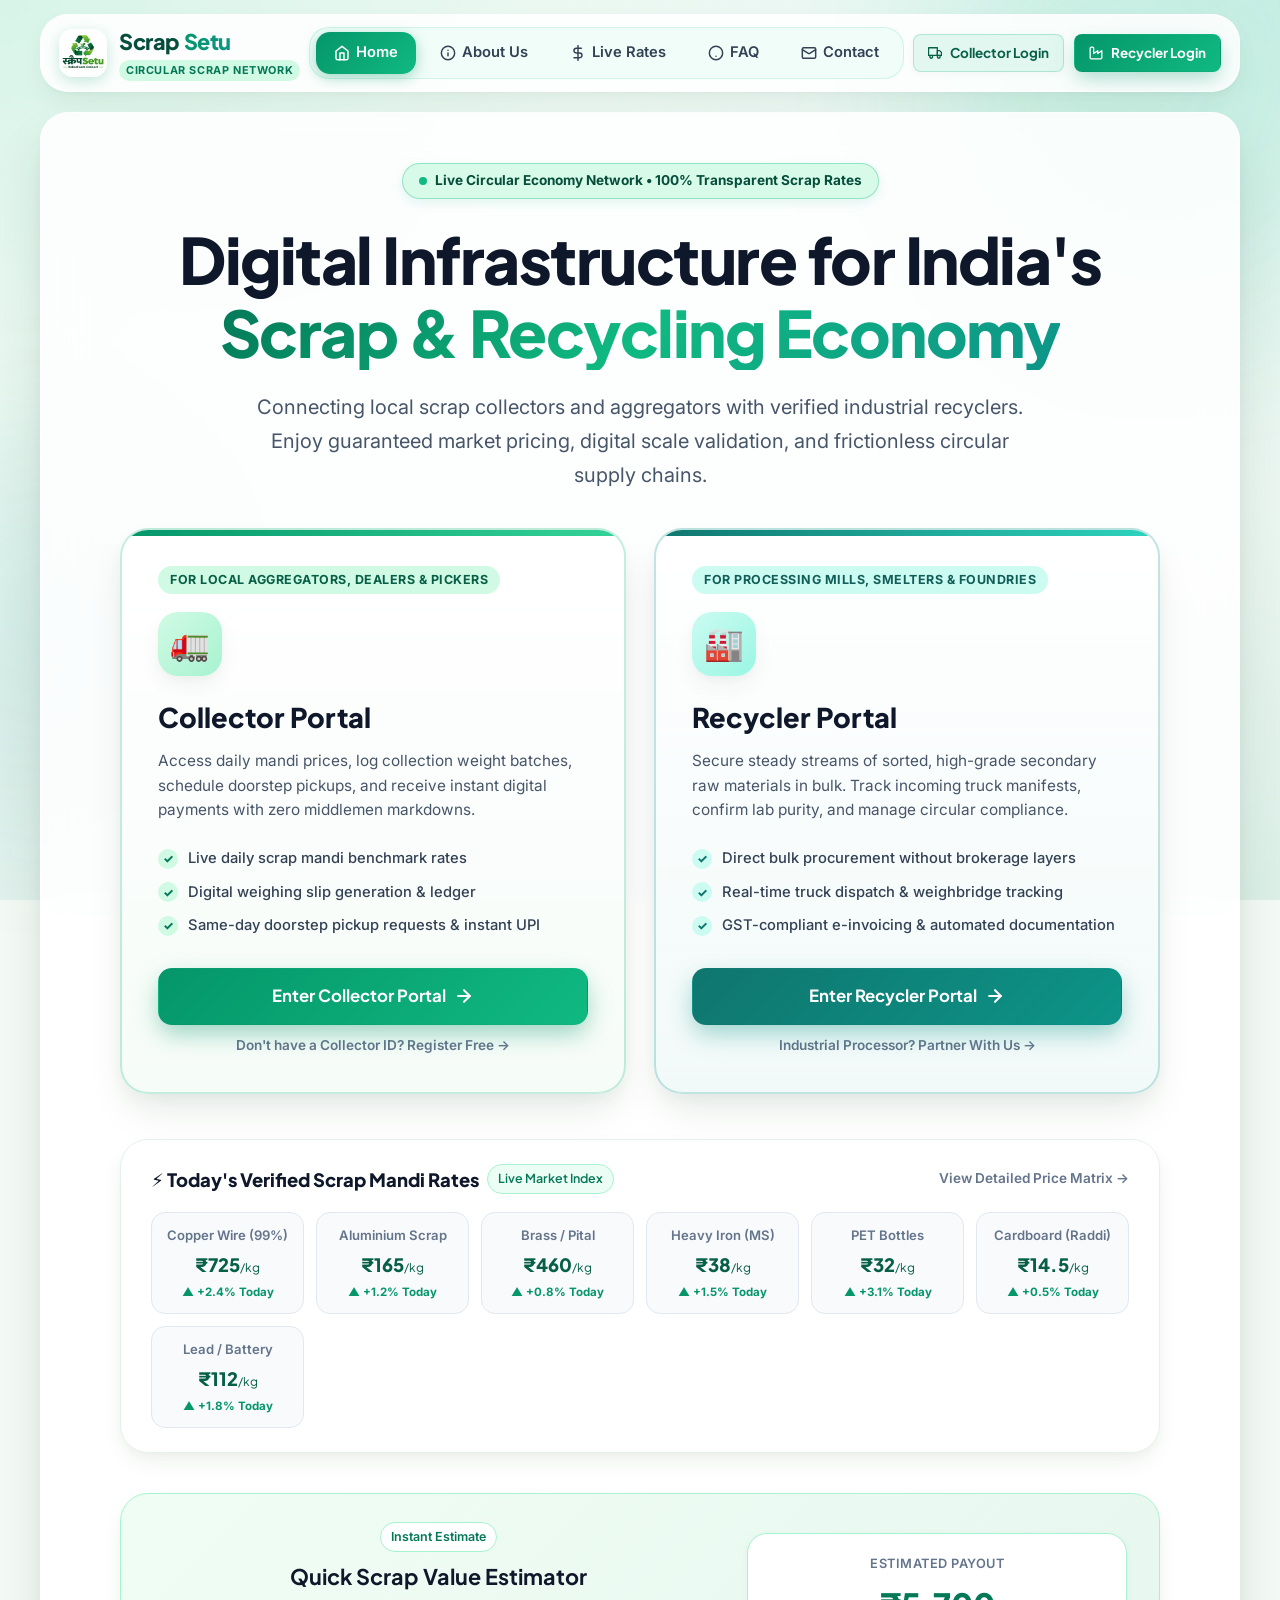
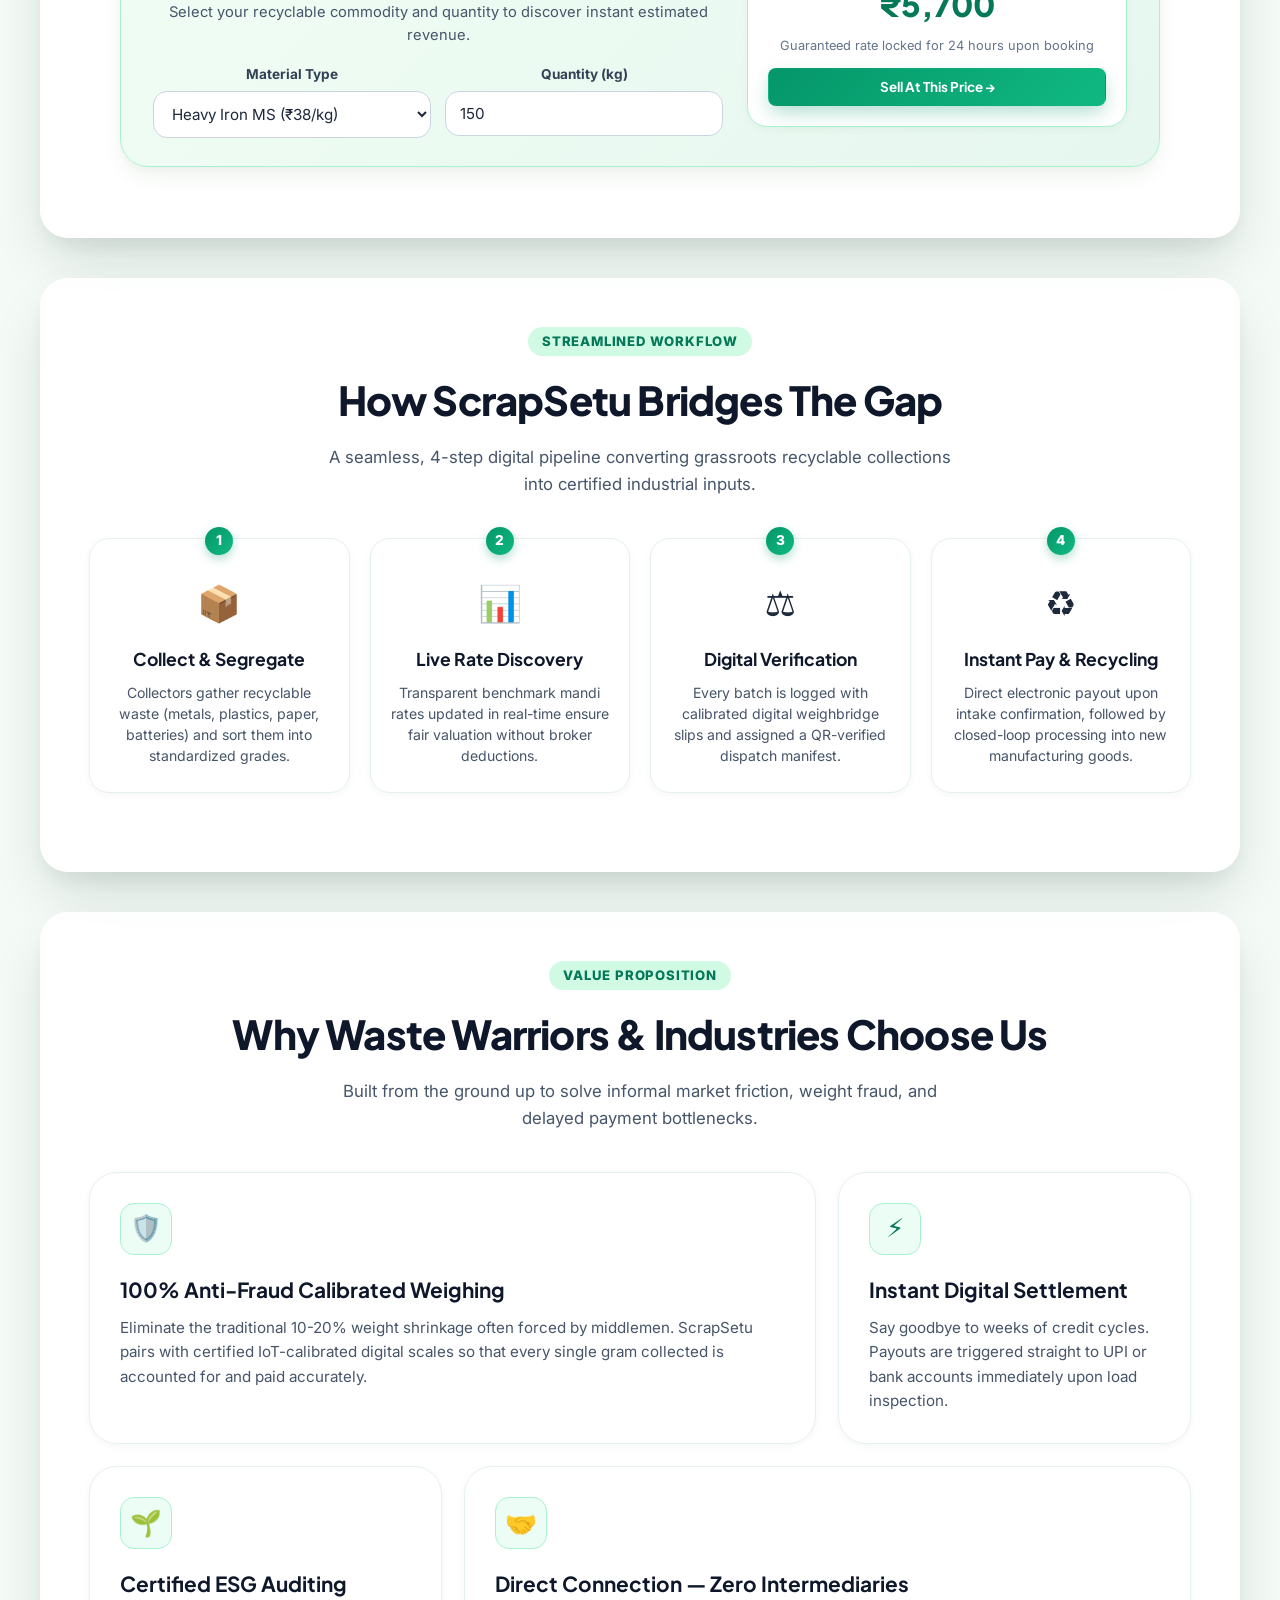
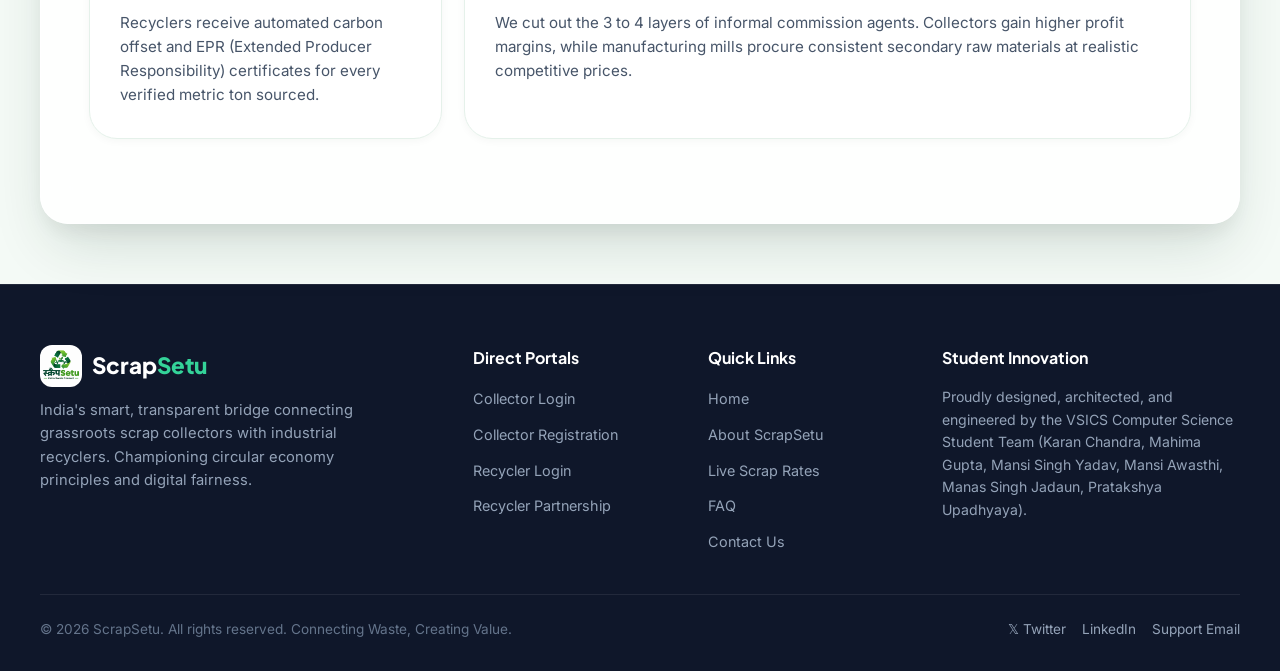
<file: index.html>
<!DOCTYPE html>
<html lang="en">

<head>
    <meta charset="UTF-8">
    <meta name="viewport" content="width=device-width, initial-scale=1.0">
    <title>ScrapSetu – Digital Scrap & Circular Recycling Network</title>
    <meta name="description" content="ScrapSetu connects scrap collectors and industrial recyclers on a single transparent digital platform for fair pricing, verified weighing, and circular waste management.">

    <!-- Fonts -->
    <link rel="preconnect" href="https://fonts.googleapis.com">
    <link rel="preconnect" href="https://fonts.gstatic.com" crossorigin>
    <link href="https://fonts.googleapis.com/css2?family=Plus+Jakarta+Sans:wght@400;500;600;700;800&family=Inter:wght@400;500;600;700&display=swap" rel="stylesheet">

    <!-- Stylesheet -->
    <link rel="stylesheet" href="style.css">
    <link rel="icon" type="image/jpeg" href="scrap-setu-logo.jpeg">
</head>

<body>

    <!-- Ambient Glow Effects -->
    <div class="bg-ambient-blob blob-1"></div>
    <div class="bg-ambient-blob blob-2"></div>

    <!-- ==============================
         STICKY TOP NAVBAR
    ============================== -->
    <header class="site-header">
        <nav class="navbar" aria-label="Main Navigation">
            <!-- Brand Identity -->
            <a href="#" class="brand-link" data-tab="home" title="ScrapSetu Home">
                <img src="scrap-setu-logo.jpeg" alt="ScrapSetu Logo" class="brand-logo-img">
                <div class="brand-text">
                    <span class="brand-name">Scrap<span class="accent">Setu</span></span>
                    <span class="brand-badge">Circular Scrap Network</span>
                </div>
            </a>

            <!-- Navigation Tabs -->
            <div class="nav-tabs" id="navTabs" role="tablist">
                <a href="#home" class="active" data-tab="home" role="tab" aria-selected="true">
                    <svg width="16" height="16" viewBox="0 0 24 24" fill="none" stroke="currentColor" stroke-width="2.2" stroke-linecap="round" stroke-linejoin="round"><path d="m3 9 9-7 9 7v11a2 2 0 0 1-2 2H5a2 2 0 0 1-2-2z"/><polyline points="9 22 9 12 15 12 15 22"/></svg>
                    Home
                </a>
                <a href="#about" data-tab="about" role="tab" aria-selected="false">
                    <svg width="16" height="16" viewBox="0 0 24 24" fill="none" stroke="currentColor" stroke-width="2.2" stroke-linecap="round" stroke-linejoin="round"><circle cx="12" cy="12" r="10"/><path d="M12 16v-4"/><path d="M12 8h.01"/></svg>
                    About Us
                </a>
                <a href="#rates" data-tab="rates" role="tab" aria-selected="false">
                    <svg width="16" height="16" viewBox="0 0 24 24" fill="none" stroke="currentColor" stroke-width="2.2" stroke-linecap="round" stroke-linejoin="round"><line x1="12" y1="1" x2="12" y2="23"/><path d="M17 5H9.5a3.5 3.5 0 0 0 0 7h5a3.5 3.5 0 0 1 0 7H6"/></svg>
                    Live Rates
                </a>
                <a href="#faq" data-tab="faq" role="tab" aria-selected="false">
                    <svg width="16" height="16" viewBox="0 0 24 24" fill="none" stroke="currentColor" stroke-width="2.2" stroke-linecap="round" stroke-linejoin="round"><circle cx="12" cy="12" r="10"/><path d="9.09 9a3 3 0 0 1 5.83 1c0 2-3 3-3 3"/><line x1="12" y1="17" x2="12.01" y2="17"/></svg>
                    FAQ
                </a>
                <a href="#contact" data-tab="contact" role="tab" aria-selected="false">
                    <svg width="16" height="16" viewBox="0 0 24 24" fill="none" stroke="currentColor" stroke-width="2.2" stroke-linecap="round" stroke-linejoin="round"><rect width="20" height="16" x="2" y="4" rx="2"/><path d="m22 7-8.97 5.7a1.94 1.94 0 0 1-2.06 0L2 7"/></svg>
                    Contact
                </a>
            </div>

            <!-- Header Quick Actions -->
            <div class="nav-actions">
                <a href="Collector/index.html" class="btn btn-sm btn-ghost-green" title="Open Collector Portal">
                    <svg width="14" height="14" viewBox="0 0 24 24" fill="none" stroke="currentColor" stroke-width="2.2" stroke-linecap="round" stroke-linejoin="round"><rect x="1" y="3" width="15" height="13"/><polygon points="16 8 20 8 23 11 23 16 16 16 16 8"/><circle cx="5.5" cy="18.5" r="2.5"/><circle cx="18.5" cy="18.5" r="2.5"/></svg>
                    Collector Login
                </a>
                <a href="Recycler/index.html" class="btn btn-sm btn-primary" title="Open Recycler Portal">
                    <svg width="14" height="14" viewBox="0 0 24 24" fill="none" stroke="currentColor" stroke-width="2.2" stroke-linecap="round" stroke-linejoin="round"><path d="M2 20a2 2 0 0 0 2 2h16a2 2 0 0 0 2-2V8l-7 5V8l-7 5V4a2 2 0 0 0-2-2H4a2 2 0 0 0-2 2Z"/></svg>
                    Recycler Login
                </a>
                <!-- Mobile Menu Hamburger -->
                <button class="mobile-toggle" id="mobileToggle" aria-label="Toggle navigation menu">
                    <svg width="24" height="24" viewBox="0 0 24 24" fill="none" stroke="currentColor" stroke-width="2.2" stroke-linecap="round" stroke-linejoin="round"><line x1="4" x2="20" y1="12" y2="12"/><line x1="4" x2="20" y1="6" y2="6"/><line x1="4" x2="20" y1="18" y2="18"/></svg>
                </button>
            </div>
        </nav>
    </header>


    <!-- ==============================
         TAB 1: HOME SECTION
    ============================== -->
    <main class="container">
        <section id="home" class="tab-content active hero-section" role="tabpanel">

            <!-- Hero Headline & Value Statement -->
            <div class="glass-panel hero-wrapper">
                <div class="live-network-badge">
                    <span class="pulse-dot"></span>
                    <span>Live Circular Economy Network • 100% Transparent Scrap Rates</span>
                </div>

                <h1 class="hero-title">
                    Digital Infrastructure for India's <br>
                    <span class="gradient-text">Scrap & Recycling Economy</span>
                </h1>

                <p class="hero-subtitle">
                    Connecting local scrap collectors and aggregators with verified industrial recyclers.
                    Enjoy guaranteed market pricing, digital scale validation, and frictionless circular supply chains.
                </p>

                <!-- ==============================
                     THE TWO MAIN PORTALS (CORE CTAs)
                ============================== -->
                <div class="portals-grid">

                    <!-- PORTAL 1: COLLECTOR -->
                    <div class="portal-card portal-card-collector">
                        <div>
                            <span class="portal-card-badge badge-collector">For Local Aggregators, Dealers & Pickers</span>
                            <div class="portal-header-icon icon-collector">
                                🚛
                            </div>
                            <h2 class="portal-card-title">Collector Portal</h2>
                            <p class="portal-card-desc">
                                Access daily mandi prices, log collection weight batches, schedule doorstep pickups, and receive instant digital payments with zero middlemen markdowns.
                            </p>

                            <ul class="portal-checklist">
                                <li>
                                    <span class="check-icon check-collector">✓</span>
                                    <span>Live daily scrap mandi benchmark rates</span>
                                </li>
                                <li>
                                    <span class="check-icon check-collector">✓</span>
                                    <span>Digital weighing slip generation & ledger</span>
                                </li>
                                <li>
                                    <span class="check-icon check-collector">✓</span>
                                    <span>Same-day doorstep pickup requests & instant UPI</span>
                                </li>
                            </ul>
                        </div>

                        <div class="portal-btn-group">
                            <a href="Collector/index.html" class="btn btn-portal-collector btn-shimmer" id="btnCollectorPortal">
                                <span>Enter Collector Portal</span>
                                <svg width="20" height="20" viewBox="0 0 24 24" fill="none" stroke="currentColor" stroke-width="2.5" stroke-linecap="round" stroke-linejoin="round"><line x1="5" y1="12" x2="19" y2="12"/><polyline points="12 5 19 12 12 19"/></svg>
                            </a>
                            <a href="Collector/signup.html" class="portal-sublink">
                                Don't have a Collector ID? Register Free &rarr;
                            </a>
                        </div>
                    </div>

                    <!-- PORTAL 2: RECYCLER -->
                    <div class="portal-card portal-card-recycler">
                        <div>
                            <span class="portal-card-badge badge-recycler">For Processing Mills, Smelters & Foundries</span>
                            <div class="portal-header-icon icon-recycler">
                                🏭
                            </div>
                            <h2 class="portal-card-title">Recycler Portal</h2>
                            <p class="portal-card-desc">
                                Secure steady streams of sorted, high-grade secondary raw materials in bulk. Track incoming truck manifests, confirm lab purity, and manage circular compliance.
                            </p>

                            <ul class="portal-checklist">
                                <li>
                                    <span class="check-icon check-recycler">✓</span>
                                    <span>Direct bulk procurement without brokerage layers</span>
                                </li>
                                <li>
                                    <span class="check-icon check-recycler">✓</span>
                                    <span>Real-time truck dispatch & weighbridge tracking</span>
                                </li>
                                <li>
                                    <span class="check-icon check-recycler">✓</span>
                                    <span>GST-compliant e-invoicing & automated documentation</span>
                                </li>
                            </ul>
                        </div>

                        <div class="portal-btn-group">
                            <a href="Recycler/index.html" class="btn btn-portal-recycler btn-shimmer" id="btnRecyclerPortal">
                                <span>Enter Recycler Portal</span>
                                <svg width="20" height="20" viewBox="0 0 24 24" fill="none" stroke="currentColor" stroke-width="2.5" stroke-linecap="round" stroke-linejoin="round"><line x1="5" y1="12" x2="19" y2="12"/><polyline points="12 5 19 12 12 19"/></svg>
                            </a>
                            <a href="Recycler/signup.html" class="portal-sublink">
                                Industrial Processor? Partner With Us &rarr;
                            </a>
                        </div>
                    </div>

                </div>

                <!-- LIVE RATES TICKER STRIP -->
                <div class="rates-strip">
                    <div class="rates-header">
                        <div class="rates-title">
                            <span>⚡ Today's Verified Scrap Mandi Rates</span>
                            <span class="rates-tag">Live Market Index</span>
                        </div>
                        <a href="#rates" data-tab="rates" class="portal-sublink" style="text-decoration: none; font-size: 0.85rem;">
                            View Detailed Price Matrix &rarr;
                        </a>
                    </div>

                    <div class="rates-carousel">
                        <div class="rate-chip">
                            <div class="material">Copper Wire (99%)</div>
                            <div class="price">₹725<span style="font-size: 0.75rem; font-weight: normal;">/kg</span></div>
                            <div class="trend">▲ +2.4% Today</div>
                        </div>
                        <div class="rate-chip">
                            <div class="material">Aluminium Scrap</div>
                            <div class="price">₹165<span style="font-size: 0.75rem; font-weight: normal;">/kg</span></div>
                            <div class="trend">▲ +1.2% Today</div>
                        </div>
                        <div class="rate-chip">
                            <div class="material">Brass / Pital</div>
                            <div class="price">₹460<span style="font-size: 0.75rem; font-weight: normal;">/kg</span></div>
                            <div class="trend">▲ +0.8% Today</div>
                        </div>
                        <div class="rate-chip">
                            <div class="material">Heavy Iron (MS)</div>
                            <div class="price">₹38<span style="font-size: 0.75rem; font-weight: normal;">/kg</span></div>
                            <div class="trend">▲ +1.5% Today</div>
                        </div>
                        <div class="rate-chip">
                            <div class="material">PET Bottles</div>
                            <div class="price">₹32<span style="font-size: 0.75rem; font-weight: normal;">/kg</span></div>
                            <div class="trend">▲ +3.1% Today</div>
                        </div>
                        <div class="rate-chip">
                            <div class="material">Cardboard (Raddi)</div>
                            <div class="price">₹14.5<span style="font-size: 0.75rem; font-weight: normal;">/kg</span></div>
                            <div class="trend">▲ +0.5% Today</div>
                        </div>
                        <div class="rate-chip">
                            <div class="material">Lead / Battery</div>
                            <div class="price">₹112<span style="font-size: 0.75rem; font-weight: normal;">/kg</span></div>
                            <div class="trend">▲ +1.8% Today</div>
                        </div>
                    </div>
                </div>

                <!-- INTERACTIVE SCRAP VALUE CALCULATOR -->
                <div class="calculator-card">
                    <div class="calc-grid">
                        <div>
                            <span class="rates-tag" style="background:#ffffff; margin-bottom:8px; display:inline-block;">Instant Estimate</span>
                            <h3 style="font-family: var(--font-heading); font-size: 1.35rem; color: var(--slate-900); margin-bottom: 6px;">
                                Quick Scrap Value Estimator
                            </h3>
                            <p style="font-size: 0.92rem; color: var(--slate-600); margin-bottom: 16px;">
                                Select your recyclable commodity and quantity to discover instant estimated revenue.
                            </p>

                            <div class="calc-inputs">
                                <div class="calc-field">
                                    <label for="calcMaterial">Material Type</label>
                                    <select id="calcMaterial">
                                        <option value="725">Copper Wire (₹725/kg)</option>
                                        <option value="165">Aluminium Scrap (₹165/kg)</option>
                                        <option value="460">Brass / Pital (₹460/kg)</option>
                                        <option value="38" selected>Heavy Iron MS (₹38/kg)</option>
                                        <option value="32">PET Plastic Bottles (₹32/kg)</option>
                                        <option value="14.5">Cardboard / Paper (₹14.5/kg)</option>
                                        <option value="112">Lead / Inverter Battery (₹112/kg)</option>
                                    </select>
                                </div>
                                <div class="calc-field">
                                    <label for="calcWeight">Quantity (kg)</label>
                                    <input type="number" id="calcWeight" value="150" min="1" max="100000">
                                </div>
                            </div>
                        </div>

                        <div class="calc-result-box">
                            <div class="calc-result-label">Estimated Payout</div>
                            <div class="calc-result-value" id="calcResultDisplay">₹5,700</div>
                            <p style="font-size: 0.8rem; color: var(--slate-500); margin-top: 6px; margin-bottom: 12px;">
                                Guaranteed rate locked for 24 hours upon booking
                            </p>
                            <a href="Collector/index.html" class="btn btn-sm btn-primary" style="width: 100%;">
                                Sell At This Price &rarr;
                            </a>
                        </div>
                    </div>
                </div>

            </div>


            <!-- ==============================
                 HOW IT WORKS (4 STEPS)
            ============================== -->
            <div class="glass-panel">
                <div class="section-header">
                    <span class="section-tag">Streamlined Workflow</span>
                    <h2 class="section-title">How ScrapSetu Bridges The Gap</h2>
                    <p class="section-desc">
                        A seamless, 4-step digital pipeline converting grassroots recyclable collections into certified industrial inputs.
                    </p>
                </div>

                <div class="steps-grid">
                    <div class="step-card">
                        <div class="step-number">1</div>
                        <div class="step-icon">📦</div>
                        <h3>Collect & Segregate</h3>
                        <p>Collectors gather recyclable waste (metals, plastics, paper, batteries) and sort them into standardized grades.</p>
                    </div>

                    <div class="step-card">
                        <div class="step-number">2</div>
                        <div class="step-icon">📊</div>
                        <h3>Live Rate Discovery</h3>
                        <p>Transparent benchmark mandi rates updated in real-time ensure fair valuation without broker deductions.</p>
                    </div>

                    <div class="step-card">
                        <div class="step-number">3</div>
                        <div class="step-icon">⚖️</div>
                        <h3>Digital Verification</h3>
                        <p>Every batch is logged with calibrated digital weighbridge slips and assigned a QR-verified dispatch manifest.</p>
                    </div>

                    <div class="step-card">
                        <div class="step-number">4</div>
                        <div class="step-icon">♻️</div>
                        <h3>Instant Pay & Recycling</h3>
                        <p>Direct electronic payout upon intake confirmation, followed by closed-loop processing into new manufacturing goods.</p>
                    </div>
                </div>
            </div>


            <!-- ==============================
                 WHY SCRAPSETU BENTO GRID
            ============================== -->
            <div class="glass-panel">
                <div class="section-header">
                    <span class="section-tag">Value Proposition</span>
                    <h2 class="section-title">Why Waste Warriors & Industries Choose Us</h2>
                    <p class="section-desc">
                        Built from the ground up to solve informal market friction, weight fraud, and delayed payment bottlenecks.
                    </p>
                </div>

                <div class="bento-grid">
                    <div class="bento-card bento-card-large">
                        <div class="bento-icon-box">🛡️</div>
                        <h3>100% Anti-Fraud Calibrated Weighing</h3>
                        <p>
                            Eliminate the traditional 10-20% weight shrinkage often forced by middlemen. ScrapSetu pairs with certified IoT-calibrated digital scales so that every single gram collected is accounted for and paid accurately.
                        </p>
                    </div>

                    <div class="bento-card">
                        <div class="bento-icon-box">⚡</div>
                        <h3>Instant Digital Settlement</h3>
                        <p>
                            Say goodbye to weeks of credit cycles. Payouts are triggered straight to UPI or bank accounts immediately upon load inspection.
                        </p>
                    </div>

                    <div class="bento-card">
                        <div class="bento-icon-box">🌱</div>
                        <h3>Certified ESG Auditing</h3>
                        <p>
                            Recyclers receive automated carbon offset and EPR (Extended Producer Responsibility) certificates for every verified metric ton sourced.
                        </p>
                    </div>

                    <div class="bento-card bento-card-large">
                        <div class="bento-icon-box">🤝</div>
                        <h3>Direct Connection — Zero Intermediaries</h3>
                        <p>
                            We cut out the 3 to 4 layers of informal commission agents. Collectors gain higher profit margins, while manufacturing mills procure consistent secondary raw materials at realistic competitive prices.
                        </p>
                    </div>
                </div>
            </div>

        </section>


        <!-- ==============================
             TAB 2: ABOUT US & TEAM SECTION
        ============================== -->
        <section id="about" class="tab-content" role="tabpanel">
            <div class="glass-panel">

                <div class="about-hero-grid">
                    <div class="about-text">
                        <span class="section-tag">About ScrapSetu</span>
                        <h2>Building India's Smartest Circular Waste Highway</h2>
                        <p>
                            <strong>ScrapSetu</strong> is a transformative digital ecosystem created to bridge the deep chasm between grassroots scrap collectors and modern industrial processing units.
                        </p>
                        <p>
                            For decades, India's waste management and scrap trading sector has remained heavily fragmented, opaque, and controlled by informal middlemen. ScrapSetu equips informal waste workers with technological dignity, fair real-time rates, and structured access to institutional buyers.
                        </p>
                    </div>

                    <div class="stats-grid">
                        <div class="stat-box">
                            <div class="stat-number">15,000+</div>
                            <div class="stat-label">Kilograms Recycled</div>
                        </div>
                        <div class="stat-box">
                            <div class="stat-number">99.8%</div>
                            <div class="stat-label">Weighing Accuracy</div>
                        </div>
                        <div class="stat-box">
                            <div class="stat-number">450+</div>
                            <div class="stat-label">Active Collectors</div>
                        </div>
                        <div class="stat-box">
                            <div class="stat-number">100%</div>
                            <div class="stat-label">Digital Settlement</div>
                        </div>
                    </div>
                </div>

                <!-- Mission Banner -->
                <div class="mission-banner">
                    <h3>Our Mission</h3>
                    <p>
                        "To organize, modernize, and dignify India's scrap collection network through digital rate discovery, verified weight transparency, and zero-brokerage recycling connectivity."
                    </p>
                </div>


                <!-- ==============================
                     STUDENT INNOVATION TEAM
                ============================== -->
                <div class="section-header" style="margin-top: 50px;">
                    <span class="section-tag">Student Innovators</span>
                    <h2 class="section-title">Meet The ScrapSetu Engineering Team</h2>
                    <p class="section-desc">
                        Developed by passionate technologists combining full-stack engineering, AI/ML research, testing, and database architecture to build sustainable circular technology.
                    </p>
                </div>

                <div class="team-grid">

                    <!-- KARAN CHANDRA -->
                    <div class="team-card">
                        <div class="team-avatar">KC</div>
                        <h3>Karan Chandra</h3>
                        <span class="team-role">Backend & Core Architecture</span>
                        <p class="team-bio">
                            Spearheads backend microservices, REST API integration, cloud database connectivity, and technical pipeline architecture.
                        </p>
                        <div class="team-socials">
                            <a href="mailto:vsicskaranchandra@gmail.com" class="team-btn-link" title="Email Karan">
                                ✉️ Email
                            </a>
                            <a href="https://www.linkedin.com/in/karan-chandra-050799351/" target="_blank" rel="noopener noreferrer" class="team-btn-link" title="LinkedIn">
                                🔗 LinkedIn
                            </a>
                            <a href="https://x.com/greekygrind" target="_blank" rel="noopener noreferrer" class="team-btn-link" title="Twitter / X">
                                𝕏 Twitter
                            </a>
                        </div>
                    </div>

                    <!-- MAHIMA GUPTA -->
                    <div class="team-card">
                        <div class="team-avatar">MG</div>
                        <h3>Mahima Gupta</h3>
                        <span class="team-role">Frontend & UX Engineering</span>
                        <p class="team-bio">
                            Crafts intuitive user experiences, accessibility standards, and responsive portal interfaces for collectors and recyclers alike.
                        </p>
                        <div class="team-socials">
                            <a href="mailto:vsics.mahimagupta0108@gmail.com" class="team-btn-link" title="Email Mahima">
                                ✉️ Email
                            </a>
                            <a href="https://www.linkedin.com/in/mahima-gupta-a4b51043a/" target="_blank" rel="noopener noreferrer" class="team-btn-link" title="LinkedIn">
                                🔗 LinkedIn
                            </a>
                        </div>
                    </div>

                    <!-- MANSI SINGH YADAV -->
                    <div class="team-card">
                        <div class="team-avatar">MSY</div>
                        <h3>Mansi Singh Yadav</h3>
                        <span class="team-role">Quality & System Testing</span>
                        <p class="team-bio">
                            Drives user acceptance testing, quality verification, stress-testing workflows, and edge-case resolution across all user journeys.
                        </p>
                        <div class="team-socials">
                            <a href="mailto:vsics.mansiyadav.771@gmail.com" class="team-btn-link" title="Email Mansi">
                                ✉️ Email
                            </a>
                            <a href="https://www.linkedin.com/in/mansi-singh-yadav-6bb95743a?utm_source=share_via&utm_content=profile&utm_medium=member_android" target="_blank" rel="noopener noreferrer" class="team-btn-link" title="LinkedIn">
                                🔗 LinkedIn
                            </a>
                        </div>
                    </div>

                    <!-- MANSI AWASTHI -->
                    <div class="team-card">
                        <div class="team-avatar">MA</div>
                        <h3>Mansi Awasthi</h3>
                        <span class="team-role">AI / ML & Rate Prediction</span>
                        <p class="team-bio">
                            Researches intelligent scrap categorization models, price forecasting algorithms, and machine-learning driven waste matching.
                        </p>
                        <div class="team-socials">
                            <a href="mailto:mansiiawasthii001@gmail.com" class="team-btn-link" title="Email Mansi">
                                ✉️ Email
                            </a>
                            <a href="https://www.linkedin.com/in/mansi-awasthi-16586a409?utm_source=share_via&utm_content=profile&utm_medium=member_android" target="_blank" rel="noopener noreferrer" class="team-btn-link" title="LinkedIn">
                                🔗 LinkedIn
                            </a>
                        </div>
                    </div>

                    <!-- MANAS SINGH JADAUN -->
                    <div class="team-card">
                        <div class="team-avatar">MSJ</div>
                        <h3>Manas Singh Jadaun</h3>
                        <span class="team-role">Product & Project Lead</span>
                        <p class="team-bio">
                            Coordinates sprints, stakeholder feedback, platform milestones, and strategic implementation across all engineering tracks.
                        </p>
                        <div class="team-socials">
                            <a href="mailto:vsicsmanasjadaun2008@gmail.com" class="team-btn-link" title="Email Manas">
                                ✉️ Email
                            </a>
                            <a href="https://www.linkedin.com/in/manas-singh-jadaun-037542413/" target="_blank" rel="noopener noreferrer" class="team-btn-link" title="LinkedIn">
                                🔗 LinkedIn
                            </a>
                        </div>
                    </div>

                    <!-- PRATAKSHYA UPADHYAYA -->
                    <div class="team-card">
                        <div class="team-avatar">PU</div>
                        <h3>Pratakshya Upadhyaya</h3>
                        <span class="team-role">Database Management & Schema</span>
                        <p class="team-bio">
                            Designs database schemas, ensures data integrity, manages transaction logs, and optimizes query execution for high throughput.
                        </p>
                        <div class="team-socials">
                            <a href="mailto:vsics.pratyaksha42@gmail.com" class="team-btn-link" title="Email Pratakshya">
                                ✉️ Email
                            </a>
                            <a href="https://www.linkedin.com/in/pratyaksha-upadhyaya-09832543a?utm_source=share_via&utm_content=profile&utm_medium=member_android" target="_blank" rel="noopener noreferrer" class="team-btn-link" title="LinkedIn">
                                🔗 LinkedIn
                            </a>
                        </div>
                    </div>

                </div>

            </div>
        </section>


        <!-- ==============================
             TAB 3: LIVE RATES MATRIX
        ============================== -->
        <section id="rates" class="tab-content" role="tabpanel">
            <div class="glass-panel">
                <div class="section-header">
                    <span class="section-tag">Market Index</span>
                    <h2 class="section-title">Verified Daily Scrap Mandi Rates</h2>
                    <p class="section-desc">
                        Aggregated from major metal exchanges, plastic reprocessing plants, and verified paper mills across North India.
                    </p>
                </div>

                <div style="overflow-x: auto; margin-top: 24px;">
                    <table style="width: 100%; border-collapse: separate; border-spacing: 0; background: #ffffff; border-radius: var(--radius-lg); overflow: hidden; border: 1px solid var(--border-card); box-shadow: var(--shadow-sm);">
                        <thead>
                            <tr style="background: var(--slate-100); text-align: left;">
                                <th style="padding: 16px 20px; font-family: var(--font-heading); color: var(--slate-800); font-size: 0.9rem;">Commodity Category</th>
                                <th style="padding: 16px 20px; font-family: var(--font-heading); color: var(--slate-800); font-size: 0.9rem;">Standard Grade</th>
                                <th style="padding: 16px 20px; font-family: var(--font-heading); color: var(--slate-800); font-size: 0.9rem;">Benchmark Rate</th>
                                <th style="padding: 16px 20px; font-family: var(--font-heading); color: var(--slate-800); font-size: 0.9rem;">24h Trend</th>
                                <th style="padding: 16px 20px; font-family: var(--font-heading); color: var(--slate-800); font-size: 0.9rem; text-align: right;">Action</th>
                            </tr>
                        </thead>
                        <tbody>
                            <tr style="border-bottom: 1px solid var(--slate-200);">
                                <td style="padding: 16px 20px; font-weight: 700; color: var(--slate-900);">⚡ Copper (Wire / Rod)</td>
                                <td style="padding: 16px 20px; color: var(--slate-600); font-size: 0.9rem;">Millberry 99.9% Purity</td>
                                <td style="padding: 16px 20px; font-weight: 800; color: var(--primary-700); font-size: 1.1rem;">₹725 / kg</td>
                                <td style="padding: 16px 20px; color: var(--primary-600); font-weight: 700;">▲ +₹17.00 (+2.4%)</td>
                                <td style="padding: 16px 20px; text-align: right;"><a href="Collector/index.html" class="btn btn-sm btn-ghost-green">Sell Now</a></td>
                            </tr>
                            <tr style="border-bottom: 1px solid var(--slate-200);">
                                <td style="padding: 16px 20px; font-weight: 700; color: var(--slate-900);">🔩 Aluminium (Utensils & Section)</td>
                                <td style="padding: 16px 20px; color: var(--slate-600); font-size: 0.9rem;">Clean Extrusion 6063</td>
                                <td style="padding: 16px 20px; font-weight: 800; color: var(--primary-700); font-size: 1.1rem;">₹165 / kg</td>
                                <td style="padding: 16px 20px; color: var(--primary-600); font-weight: 700;">▲ +₹2.00 (+1.2%)</td>
                                <td style="padding: 16px 20px; text-align: right;"><a href="Collector/index.html" class="btn btn-sm btn-ghost-green">Sell Now</a></td>
                            </tr>
                            <tr style="border-bottom: 1px solid var(--slate-200);">
                                <td style="padding: 16px 20px; font-weight: 700; color: var(--slate-900);">🔔 Brass / Pital</td>
                                <td style="padding: 16px 20px; color: var(--slate-600); font-size: 0.9rem;">Honey Scrap (Clean)</td>
                                <td style="padding: 16px 20px; font-weight: 800; color: var(--primary-700); font-size: 1.1rem;">₹460 / kg</td>
                                <td style="padding: 16px 20px; color: var(--primary-600); font-weight: 700;">▲ +₹3.50 (+0.8%)</td>
                                <td style="padding: 16px 20px; text-align: right;"><a href="Collector/index.html" class="btn btn-sm btn-ghost-green">Sell Now</a></td>
                            </tr>
                            <tr style="border-bottom: 1px solid var(--slate-200);">
                                <td style="padding: 16px 20px; font-weight: 700; color: var(--slate-900);">🏗️ Heavy Melting Steel (Iron)</td>
                                <td style="padding: 16px 20px; color: var(--slate-600); font-size: 0.9rem;">HMS 1 & 2 Industrial</td>
                                <td style="padding: 16px 20px; font-weight: 800; color: var(--primary-700); font-size: 1.1rem;">₹38 / kg</td>
                                <td style="padding: 16px 20px; color: var(--primary-600); font-weight: 700;">▲ +₹0.60 (+1.5%)</td>
                                <td style="padding: 16px 20px; text-align: right;"><a href="Collector/index.html" class="btn btn-sm btn-ghost-green">Sell Now</a></td>
                            </tr>
                            <tr style="border-bottom: 1px solid var(--slate-200);">
                                <td style="padding: 16px 20px; font-weight: 700; color: var(--slate-900);">🧴 PET Plastic Bottles</td>
                                <td style="padding: 16px 20px; color: var(--slate-600); font-size: 0.9rem;">Clear Baled Bottling</td>
                                <td style="padding: 16px 20px; font-weight: 800; color: var(--primary-700); font-size: 1.1rem;">₹32 / kg</td>
                                <td style="padding: 16px 20px; color: var(--primary-600); font-weight: 700;">▲ +₹1.00 (+3.2%)</td>
                                <td style="padding: 16px 20px; text-align: right;"><a href="Collector/index.html" class="btn btn-sm btn-ghost-green">Sell Now</a></td>
                            </tr>
                            <tr style="border-bottom: 1px solid var(--slate-200);">
                                <td style="padding: 16px 20px; font-weight: 700; color: var(--slate-900);">📦 Old Corrugated Cardboard (OCC)</td>
                                <td style="padding: 16px 20px; color: var(--slate-600); font-size: 0.9rem;">Dry Box & Kraft Packaging</td>
                                <td style="padding: 16px 20px; font-weight: 800; color: var(--primary-700); font-size: 1.1rem;">₹14.50 / kg</td>
                                <td style="padding: 16px 20px; color: var(--primary-600); font-weight: 700;">▲ +₹0.10 (+0.5%)</td>
                                <td style="padding: 16px 20px; text-align: right;"><a href="Collector/index.html" class="btn btn-sm btn-ghost-green">Sell Now</a></td>
                            </tr>
                            <tr>
                                <td style="padding: 16px 20px; font-weight: 700; color: var(--slate-900);">🔋 Lead Inverter / Auto Batteries</td>
                                <td style="padding: 16px 20px; color: var(--slate-600); font-size: 0.9rem;">Drained Automotive Core</td>
                                <td style="padding: 16px 20px; font-weight: 800; color: var(--primary-700); font-size: 1.1rem;">₹112 / kg</td>
                                <td style="padding: 16px 20px; color: var(--primary-600); font-weight: 700;">▲ +₹2.00 (+1.8%)</td>
                                <td style="padding: 16px 20px; text-align: right;"><a href="Collector/index.html" class="btn btn-sm btn-ghost-green">Sell Now</a></td>
                            </tr>
                        </tbody>
                    </table>
                </div>

                <div style="margin-top: 24px; text-align: center;">
                    <a href="Collector/signup.html" class="btn btn-primary btn-shimmer">
                        Register As A Certified Collector For Guaranteed Rates &rarr;
                    </a>
                </div>
            </div>
        </section>


        <!-- ==============================
             TAB 4: INTERACTIVE FAQ SECTION
        ============================== -->
        <section id="faq" class="tab-content" role="tabpanel">
            <div class="glass-panel">
                <div class="section-header">
                    <span class="section-tag">Help & Clarity</span>
                    <h2 class="section-title">Frequently Asked Questions</h2>
                    <p class="section-desc">
                        Everything you need to know about joining ScrapSetu as a collector, aggregator, or recycling plant.
                    </p>
                </div>

                <div class="faq-container">

                    <!-- QUESTION 1 -->
                    <div class="faq-item open">
                        <button class="faq-trigger" aria-expanded="true">
                            <span>How do I create an account on ScrapSetu?</span>
                            <span class="faq-chevron">▼</span>
                        </button>
                        <div class="faq-answer">
                            Creating an account is quick and free. Click on either the <strong>Collector Portal</strong> or <strong>Recycler Portal</strong> buttons on the home tab, then choose "Sign Up". Provide your mobile number, verify via OTP, choose your city, and your digital scrap ID is instantly activated.
                        </div>
                    </div>

                    <!-- QUESTION 2 -->
                    <div class="faq-item">
                        <button class="faq-trigger" aria-expanded="false">
                            <span>Is there any registration cost or hidden membership fee?</span>
                            <span class="faq-chevron">▼</span>
                        </button>
                        <div class="faq-answer">
                            No. Registration and account maintenance are 100% free for both scrap collectors and recycling facilities. ScrapSetu operates on a nominal micro-transaction fee deducted only when a verified trade is successfully settled.
                        </div>
                    </div>

                    <!-- QUESTION 3 -->
                    <div class="faq-item">
                        <button class="faq-trigger" aria-expanded="false">
                            <span>What materials and scrap categories are accepted?</span>
                            <span class="faq-chevron">▼</span>
                        </button>
                        <div class="faq-answer">
                            We accept all major categories: ferrous metals (Iron, Steel, Cast Iron), non-ferrous metals (Copper, Aluminium, Brass, Lead, Zinc), plastics (HDPE, LDPE, PET bottles, PP), paper (Old corrugated cardboard, newspaper, office files), and lead-acid battery scrap.
                        </div>
                    </div>

                    <!-- QUESTION 4 -->
                    <div class="faq-item">
                        <button class="faq-trigger" aria-expanded="false">
                            <span>How are the daily scrap prices calculated?</span>
                            <span class="faq-chevron">▼</span>
                        </button>
                        <div class="faq-answer">
                            Prices are algorithmically indexed against regional mandi trading benchmarks, MCX commodity rates, and verified industrial smelter purchase contracts. Rates are refreshed daily to ensure fair and transparent remuneration.
                        </div>
                    </div>

                    <!-- QUESTION 5 -->
                    <div class="faq-item">
                        <button class="faq-trigger" aria-expanded="false">
                            <span>How does weight verification and payment work?</span>
                            <span class="faq-chevron">▼</span>
                        </button>
                        <div class="faq-answer">
                            All weigh-ins take place on calibrated digital scales or certified weighbridges. A digital receipt with time, location, and weight is generated automatically. Payouts are dispatched immediately to the collector's registered UPI ID or bank account.
                        </div>
                    </div>

                </div>
            </div>
        </section>


        <!-- ==============================
             TAB 5: CONTACT & SUPPORT SECTION
        ============================== -->
        <section id="contact" class="tab-content" role="tabpanel">
            <div class="glass-panel">
                <div class="section-header">
                    <span class="section-tag">Get In Touch</span>
                    <h2 class="section-title">Connect With The ScrapSetu Team</h2>
                    <p class="section-desc">
                        Have queries about integration, bulk recycling agreements, or academic partnerships? Send us a message.
                    </p>
                </div>

                <div class="contact-grid">
                    <!-- Contact Cards -->
                    <div class="contact-info-cards">
                        <div class="contact-info-card">
                            <div class="contact-icon-box">✉️</div>
                            <div class="contact-details">
                                <h4>Official Email</h4>
                                <a href="mailto:vsicskaranchandra@gmail.com">vsicskaranchandra@gmail.com</a>
                                <p style="font-size: 0.8rem; color: var(--slate-400); margin-top: 2px;">Typical response time: &lt; 24 hours</p>
                            </div>
                        </div>

                        <div class="contact-info-card">
                            <div class="contact-icon-box">𝕏</div>
                            <div class="contact-details">
                                <h4>Follow on X / Twitter</h4>
                                <a href="https://x.com/scrap_setu" target="_blank" rel="noopener noreferrer">@scrap_setu</a>
                                <p style="font-size: 0.8rem; color: var(--slate-400); margin-top: 2px;">Daily market insights & updates</p>
                            </div>
                        </div>

                        <div class="contact-info-card">
                            <div class="contact-icon-box">🔗</div>
                            <div class="contact-details">
                                <h4>Professional Network</h4>
                                <a href="https://www.linkedin.com/in/karan-chandra-050799351/" target="_blank" rel="noopener noreferrer">Connect on LinkedIn</a>
                                <p style="font-size: 0.8rem; color: var(--slate-400); margin-top: 2px;">Partnerships & enterprise tie-ups</p>
                            </div>
                        </div>

                        <div class="contact-info-card">
                            <div class="contact-icon-box">📍</div>
                            <div class="contact-details">
                                <h4>Institutional Center</h4>
                                <p>VSICS Innovation & Research Hub, Kanpur, Uttar Pradesh, India</p>
                            </div>
                        </div>
                    </div>

                    <!-- Interactive Quick Form -->
                    <div class="contact-form-box">
                        <h3>Send A Direct Message</h3>
                        <p style="font-size: 0.92rem; color: var(--slate-600); margin-bottom: 20px;">
                            Fill out the form below and our coordinators will reach out promptly.
                        </p>

                        <form id="contactForm" onsubmit="handleContactSubmit(event)">
                            <div class="form-group">
                                <label for="contactName">Your Full Name</label>
                                <input type="text" id="contactName" name="name" class="form-control" placeholder="e.g. Rahul Sharma" required>
                            </div>

                            <div class="form-group">
                                <label for="contactRole">I am a...</label>
                                <select id="contactRole" name="role" class="form-control">
                                    <option value="collector">Scrap Collector / Aggregator</option>
                                    <option value="recycler">Industrial Recycler / Smelter</option>
                                    <option value="partner">Corporate / ESG Partner</option>
                                    <option value="student">Student / Academic Researcher</option>
                                </select>
                            </div>

                            <div class="form-group">
                                <label for="contactEmail">Email Address or Phone Number</label>
                                <input type="text" id="contactEmail" name="contact" class="form-control" placeholder="you@domain.com or 10-digit mobile" required>
                            </div>

                            <div class="form-group">
                                <label for="contactMessage">How can we assist you?</label>
                                <textarea id="contactMessage" name="message" class="form-control" placeholder="Tell us about your scrap collection volume, processing unit, or query..." required></textarea>
                            </div>

                            <button type="submit" class="btn btn-primary btn-shimmer" style="width: 100%;">
                                Submit Inquiry &rarr;
                            </button>

                            <div id="contactSuccessMsg" style="display: none; margin-top: 14px; padding: 14px; border-radius: var(--radius-md); background: #d1fae5; color: #065f46; font-size: 0.92rem; font-weight: 600; text-align: center; border: 1px solid #a7f3d0; line-height: 1.5;">
                                ✓ <strong>Enquiry Dispatched!</strong><br>
                                Your message has been sent directly to the ScrapSetu team at <code>vsicskaranchandra@gmail.com</code>.
                            </div>

                            <div id="contactErrorMsg" style="display: none; margin-top: 14px; padding: 12px; border-radius: var(--radius-md); background: #fee2e2; color: #991b1b; font-size: 0.88rem; text-align: center; border: 1px solid #fecaca;">
                            </div>
                        </form>
                    </div>
                </div>
            </div>
        </section>

    </main>


    <!-- ==============================
         SITE FOOTER
    ============================== -->
    <footer class="site-footer">
        <div class="container">
            <div class="footer-grid">
                <div class="footer-brand">
                    <div style="display: flex; align-items: center; gap: 10px;">
                        <img src="scrap-setu-logo.jpeg" alt="ScrapSetu Logo" style="width: 42px; height: 42px; border-radius: 12px; object-fit: cover;">
                        <span style="font-family: var(--font-heading); font-size: 1.4rem; font-weight: 800; color: #ffffff;">Scrap<span style="color: var(--primary-400);">Setu</span></span>
                    </div>
                    <p>
                        India's smart, transparent bridge connecting grassroots scrap collectors with industrial recyclers. Championing circular economy principles and digital fairness.
                    </p>
                </div>

                <div class="footer-col">
                    <h4>Direct Portals</h4>
                    <ul class="footer-links">
                        <li><a href="Collector/index.html">Collector Login</a></li>
                        <li><a href="Collector/signup.html">Collector Registration</a></li>
                        <li><a href="Recycler/index.html">Recycler Login</a></li>
                        <li><a href="Recycler/signup.html">Recycler Partnership</a></li>
                    </ul>
                </div>

                <div class="footer-col">
                    <h4>Quick Links</h4>
                    <ul class="footer-links">
                        <li><a href="#home" data-tab="home">Home</a></li>
                        <li><a href="#about" data-tab="about">About ScrapSetu</a></li>
                        <li><a href="#rates" data-tab="rates">Live Scrap Rates</a></li>
                        <li><a href="#faq" data-tab="faq">FAQ</a></li>
                        <li><a href="#contact" data-tab="contact">Contact Us</a></li>
                    </ul>
                </div>

                <div class="footer-col">
                    <h4>Student Innovation</h4>
                    <p style="font-size: 0.88rem; color: var(--slate-400); line-height: 1.6;">
                        Proudly designed, architected, and engineered by the VSICS Computer Science Student Team (Karan Chandra, Mahima Gupta, Mansi Singh Yadav, Mansi Awasthi, Manas Singh Jadaun, Pratakshya Upadhyaya).
                    </p>
                </div>
            </div>

            <div class="footer-bottom">
                <div>
                    &copy; 2026 ScrapSetu. All rights reserved. Connecting Waste, Creating Value.
                </div>
                <div style="display: flex; gap: 16px;">
                    <a href="https://x.com/scrap_setu" target="_blank" rel="noopener noreferrer" style="color: var(--slate-400); text-decoration: none;">𝕏 Twitter</a>
                    <a href="https://www.linkedin.com/in/karan-chandra-050799351/" target="_blank" rel="noopener noreferrer" style="color: var(--slate-400); text-decoration: none;">LinkedIn</a>
                    <a href="mailto:vsicskaranchandra@gmail.com" style="color: var(--slate-400); text-decoration: none;">Support Email</a>
                </div>
            </div>
        </div>
    </footer>


    <!-- ==============================
         INTERACTIVE JAVASCRIPT
    ============================== -->
    <script>
        // -------------------------------------------------------------
        // 1. Tab Switching & Deep Linking
        // -------------------------------------------------------------
        const tabLinks = document.querySelectorAll('[data-tab]');
        const tabContents = document.querySelectorAll('.tab-content');
        const mobileToggle = document.getElementById('mobileToggle');
        const navTabs = document.getElementById('navTabs');

        function activateTab(tabId) {
            if (!tabId) return;

            // Update Tab Link States
            tabLinks.forEach(link => {
                if (link.dataset.tab === tabId) {
                    link.classList.add('active');
                    link.setAttribute('aria-selected', 'true');
                } else {
                    link.classList.remove('active');
                    link.setAttribute('aria-selected', 'false');
                }
            });

            // Update Tab Content States
            tabContents.forEach(content => {
                if (content.id === tabId) {
                    content.classList.add('active');
                } else {
                    content.classList.remove('active');
                }
            });

            // Close mobile menu if open
            if (navTabs) {
                navTabs.classList.remove('mobile-open');
            }

            // Smooth scroll to top of content
            window.scrollTo({
                top: 0,
                behavior: 'smooth'
            });
        }

        tabLinks.forEach(link => {
            link.addEventListener('click', (e) => {
                e.preventDefault();
                const targetTab = link.dataset.tab;
                activateTab(targetTab);
                window.location.hash = targetTab;
            });
        });

        // Handle URL Hash on Load
        window.addEventListener('DOMContentLoaded', () => {
            const hash = window.location.hash.replace('#', '');
            if (hash && document.getElementById(hash)) {
                activateTab(hash);
            }
        });

        // Mobile Nav Toggle
        if (mobileToggle && navTabs) {
            mobileToggle.addEventListener('click', () => {
                navTabs.classList.toggle('mobile-open');
            });
        }

        // -------------------------------------------------------------
        // 2. Interactive Scrap Value Calculator
        // -------------------------------------------------------------
        const calcMaterial = document.getElementById('calcMaterial');
        const calcWeight = document.getElementById('calcWeight');
        const calcResultDisplay = document.getElementById('calcResultDisplay');

        function updateScrapCalculation() {
            if (!calcMaterial || !calcWeight || !calcResultDisplay) return;
            const ratePerKg = parseFloat(calcMaterial.value) || 0;
            const weight = parseFloat(calcWeight.value) || 0;
            const total = Math.round(ratePerKg * weight);
            calcResultDisplay.textContent = '₹' + total.toLocaleString('en-IN');
        }

        if (calcMaterial && calcWeight) {
            calcMaterial.addEventListener('change', updateScrapCalculation);
            calcWeight.addEventListener('input', updateScrapCalculation);
            updateScrapCalculation();
        }

        // -------------------------------------------------------------
        // 3. Interactive FAQ Accordion
        // -------------------------------------------------------------
        const faqTriggers = document.querySelectorAll('.faq-trigger');

        faqTriggers.forEach(trigger => {
            trigger.addEventListener('click', () => {
                const parentItem = trigger.closest('.faq-item');
                const isOpen = parentItem.classList.contains('open');

                // Close other items
                document.querySelectorAll('.faq-item').forEach(item => {
                    item.classList.remove('open');
                    const btn = item.querySelector('.faq-trigger');
                    if (btn) btn.setAttribute('aria-expanded', 'false');
                });

                // Toggle selected item
                if (!isOpen) {
                    parentItem.classList.add('open');
                    trigger.setAttribute('aria-expanded', 'true');
                }
            });
        });

        // -------------------------------------------------------------
        // 4. Contact Form Direct Email Delivery
        // -------------------------------------------------------------
        async function handleContactSubmit(event) {
            event.preventDefault();
            const successMsg = document.getElementById('contactSuccessMsg');
            const errorMsg = document.getElementById('contactErrorMsg');
            const submitBtn = event.target.querySelector('button[type="submit"]');

            const name = document.getElementById('contactName').value.trim();
            const role = document.getElementById('contactRole').value;
            const contact = document.getElementById('contactEmail').value.trim();
            const message = document.getElementById('contactMessage').value.trim();

            if (submitBtn) {
                submitBtn.disabled = true;
                submitBtn.textContent = 'Sending to Team...';
            }
            if (errorMsg) errorMsg.style.display = 'none';

            try {
                const response = await fetch('https://formsubmit.co/ajax/vsicskaranchandra@gmail.com', {
                    method: 'POST',
                    headers: {
                        'Content-Type': 'application/json',
                        'Accept': 'application/json'
                    },
                    body: JSON.stringify({
                        _subject: `New ScrapSetu Inquiry: ${name} (${role})`,
                        _template: 'table',
                        _captcha: 'false',
                        Name: name,
                        Role: role,
                        Contact: contact,
                        Message: message
                    })
                });

                const data = await response.json();

                if (response.ok || data.success === "true" || data.success === true) {
                    if (successMsg) {
                        successMsg.style.display = 'block';
                    }
                    if (submitBtn) submitBtn.style.display = 'none';
                    event.target.reset();
                } else {
                    throw new Error(data.message || 'Delivery error');
                }
            } catch (err) {
                console.error('Submission error:', err);
                if (errorMsg) {
                    errorMsg.innerHTML = `
                        Could not connect to automated email gateway.
                        <br>
                        <a href="mailto:vsicskaranchandra@gmail.com?subject=${encodeURIComponent('ScrapSetu Inquiry - ' + name)}&body=${encodeURIComponent('Name: ' + name + '\nRole: ' + role + '\nContact: ' + contact + '\n\nMessage:\n' + message)}" style="color: #991b1b; font-weight: bold; text-decoration: underline;">
                            Click here to email us directly from your mail app &rarr;
                        </a>
                    `;
                    errorMsg.style.display = 'block';
                }
                if (submitBtn) {
                    submitBtn.disabled = false;
                    submitBtn.textContent = 'Retry Submission →';
                }
            }
        }
    </script>

</body>
</html>
</file>
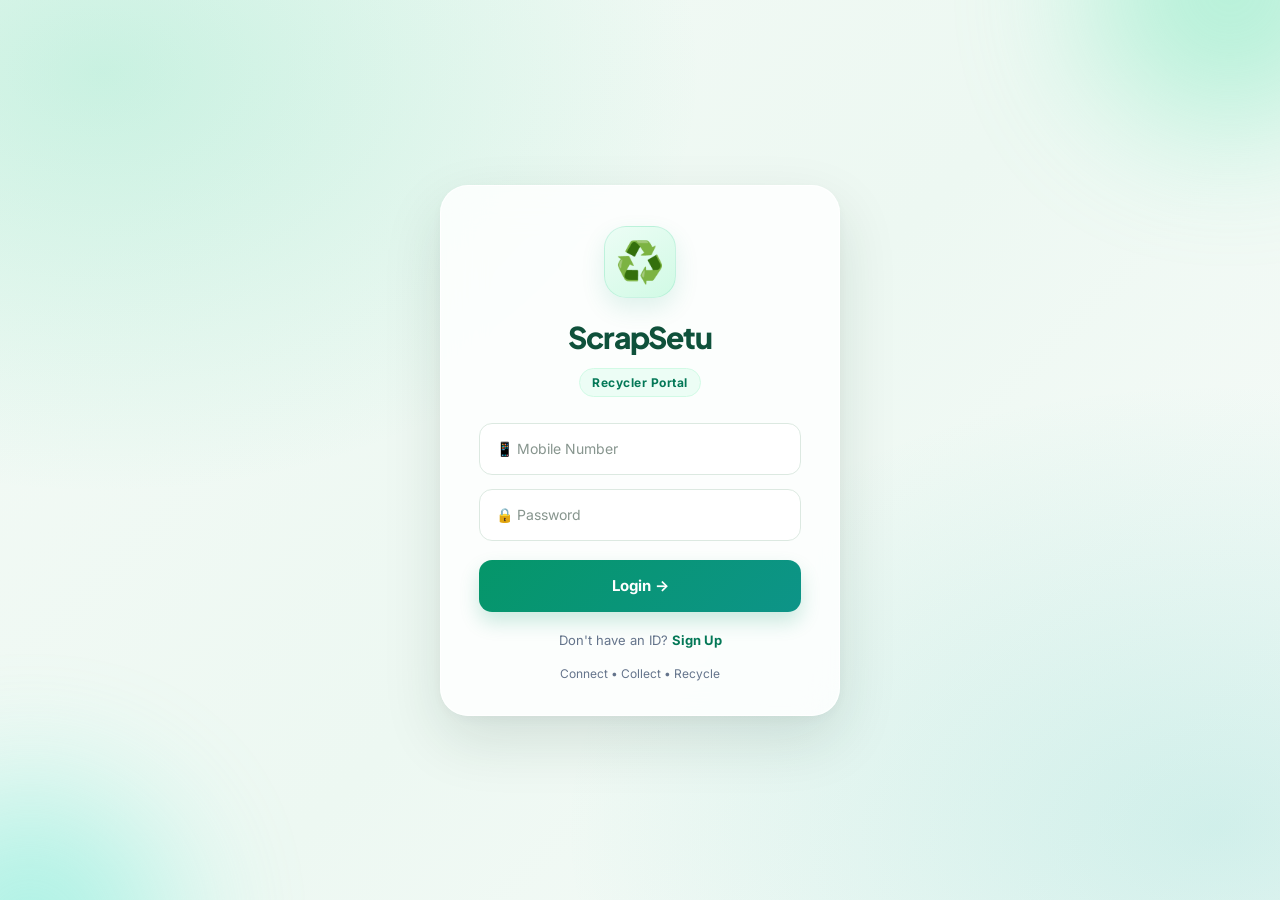
<file: Recycler/index.html>
<!DOCTYPE html>
<html>

<head>

    <title>ScrapSetu - Recycler</title>

    <meta name="viewport"
          content="width=device-width, initial-scale=1">

    <link rel="stylesheet" href="style.css">

</head>


<body>


<!-- ================= LOGIN ================= -->

<div id="login" class="login-page">

    <div class="login-card">

        <div class="logo">
            ♻️
        </div>

        <h1>ScrapSetu</h1>

        <p class="portal">
            Recycler Portal
        </p>

        <input
            id="mobile"
            type="text"
            placeholder="📱 Mobile Number"
        >

        <input
            id="pass"
            type="password"
            placeholder="🔒 Password"
        >

        <button
            class="login-btn"
            onclick="login()">

            Login →

        </button>

        <div class="auth-toggle">
            Don't have an ID? <a href="signup.html">Sign Up</a>
        </div>
        <p class="login-note">
            Connect • Collect • Recycle
        </p>

    </div>

</div>



<!-- ================= APP ================= -->

<div id="app" class="hide">


<!-- HEADER -->

<header>

    <div class="brand">

        <div class="brand-icon">
            ♻️
        </div>

        <div>

            <b>ScrapSetu</b>

            <small>
                Recycler
            </small>

        </div>

    </div>


    <button
        class="logout-btn"
        onclick="logout()">

        Logout

    </button>

</header>



<!-- MAIN -->

<main>


<!-- ================= WELCOME ================= -->

<section class="welcome">

    <div>

        <p class="small-title">
            RECYCLER DASHBOARD
        </p>

        <h2>
            Welcome back! 👋
        </h2>

        <p>
            Manage scrap lots and recycling
            transactions.
        </p>

    </div>


    <div class="welcome-icon">
        ♻️
    </div>

</section>



<!-- ================= DASHBOARD CARDS ================= -->

<div class="grid">


    <!-- INCOMING LOTS -->

    <div
        class="card add-card"
        onclick="openModal('lotsModal')">

        <div class="card-icon green">
            📦
        </div>

        <div class="card-content">

            <h3>
                Incoming Lots
            </h3>

            <p>
                View and manage scrap submitted
                by collectors.
            </p>

        </div>

        <span class="arrow">
            →
        </span>

    </div>



    <!-- MATERIALS -->

    <div
        class="card"
        onclick="openModal('materialsModal')">

        <div class="card-icon green">
            ♻️
        </div>

        <h3>
            Materials
        </h3>

        <p>
            View accepted materials
        </p>

        <span class="arrow">
            →
        </span>

    </div>



    <!-- RATES -->

    <div
        class="card"
        onclick="openModal('ratesModal')">

        <div class="card-icon yellow">
            💰
        </div>

        <h3>
            Offered Rates
        </h3>

        <p>
            Check current rates
        </p>

        <span class="arrow">
            →
        </span>

    </div>



    <!-- PICKUP -->

    <div
        class="card"
        onclick="openModal('pickupModal')">

        <div class="card-icon orange">
            🚚
        </div>

        <h3>
            Pickup
        </h3>

        <p>
            Track pickup status
        </p>

        <span class="arrow">
            →
        </span>

    </div>



    <!-- HISTORY -->

    <div
        class="card"
        onclick="openModal('historyModal')">

        <div class="card-icon blue">
            📜
        </div>

        <h3>
            History
        </h3>

        <p>
            View transactions
        </p>

        <span class="arrow">
            →
        </span>

    </div>



    <!-- PROFILE -->

    <div
        class="card"
        onclick="openModal('profileModal')">

        <div class="card-icon purple">
            👤
        </div>

        <h3>
            Profile
        </h3>

        <p>
            Recycler information
        </p>

        <span class="arrow">
            →
        </span>

    </div>

</div>

</main>



<!-- ================= INCOMING LOTS MODAL ================= -->

<div id="lotsModal" class="modal">

    <div class="modal-box large-modal">

        <button
            class="close"
            onclick="closeModal('lotsModal')">

            ×

        </button>


        <div class="modal-heading">

            <div class="modal-icon green">
                📦
            </div>

            <div>

                <h2>
                    Incoming Lots
                </h2>

                <p>
                    Scrap submitted by collectors
                </p>

            </div>

        </div>


        <!-- JavaScript will add lots here -->

        <div id="incomingLots">

            <div class="empty">

                <div class="empty-icon">
                    📦
                </div>

                <h3>
                    No incoming lots
                </h3>

                <p>
                    New collector submissions
                    will appear here.
                </p>

            </div>

        </div>

    </div>

</div>



<!-- ================= MATERIALS MODAL ================= -->

<div id="materialsModal" class="modal">

    <div class="modal-box">

        <button
            class="close"
            onclick="closeModal('materialsModal')">

            ×

        </button>


        <div class="modal-heading">

            <div class="modal-icon green">
                ♻️
            </div>

            <div>

                <h2>
                    Materials
                </h2>

                <p>
                    Materials accepted by recycler
                </p>

            </div>

        </div>


        <div class="material-grid">

            <div>✓ Plastic</div>

            <div>✓ Paper</div>

            <div>✓ Iron</div>

            <div>✓ Copper</div>

            <div>✓ Aluminium</div>

            <div>✓ Steel</div>

            <div>✓ E-Waste</div>

        </div>

    </div>

</div>



<!-- ================= RATES MODAL ================= -->

<div id="ratesModal" class="modal">

    <div class="modal-box">

        <button
            class="close"
            onclick="closeModal('ratesModal')">

            ×

        </button>


        <div class="modal-heading">

            <div class="modal-icon yellow">
                💰
            </div>

            <div>

                <h2>
                    Offered Rates
                </h2>

                <p>
                    Current recycler rates
                </p>

            </div>

        </div>


        <div class="prices">

            <div class="price-row">
                <span>Plastic</span>
                <b>₹20/kg</b>
            </div>

            <div class="price-row">
                <span>Paper</span>
                <b>₹15/kg</b>
            </div>

            <div class="price-row">
                <span>Iron</span>
                <b>₹35/kg</b>
            </div>

            <div class="price-row">
                <span>Copper</span>
                <b>₹600/kg</b>
            </div>

            <div class="price-row">
                <span>Aluminium</span>
                <b>₹120/kg</b>
            </div>

            <div class="price-row">
                <span>Steel</span>
                <b>₹45/kg</b>
            </div>

            <div class="price-row">
                <span>E-Waste</span>
                <b>₹80/kg</b>
            </div>

        </div>

    </div>

</div>



<!-- ================= PICKUP MODAL ================= -->

<div id="pickupModal" class="modal">

    <div class="modal-box">

        <button
            class="close"
            onclick="closeModal('pickupModal')">

            ×

        </button>


        <div class="modal-heading">

            <div class="modal-icon orange">
                🚚
            </div>

            <div>

                <h2>
                    Pickup Status
                </h2>

                <p>
                    Track your active pickup
                </p>

            </div>

        </div>


        <div
            id="pickupStatus"
            class="pickup-box">

            <div class="pickup-empty">

                🚚

                <h3>
                    No active pickup
                </h3>

                <p>
                    Accept a lot to schedule
                    a pickup.
                </p>

            </div>

        </div>


        <button
            id="handoverButton"
            class="handover-btn hide"
            onclick="openModal('handoverModal')">

            🤝 Confirm Handover

        </button>

    </div>

</div>



<!-- ================= HISTORY MODAL ================= -->

<div id="historyModal" class="modal">

    <div class="modal-box large-modal">

        <button
            class="close"
            onclick="closeModal('historyModal')">

            ×

        </button>


        <div class="modal-heading">

            <div class="modal-icon blue">
                📜
            </div>

            <div>

                <h2>
                    Transaction History
                </h2>

                <p>
                    Accepted and completed transactions
                </p>

            </div>

        </div>


        <div id="historyList">

            <div class="empty">

                <div class="empty-icon">
                    📜
                </div>

                <h3>
                    No transactions yet
                </h3>

                <p>
                    Accepted lots will appear here.
                </p>

            </div>

        </div>

    </div>

</div>



<!-- ================= PROFILE MODAL ================= -->

<div id="profileModal" class="modal">

    <div class="modal-box">

        <button
            class="close"
            onclick="closeModal('profileModal')">

            ×

        </button>


        <div class="modal-heading">

            <div class="modal-icon purple">
                👤
            </div>

            <div>

                <h2>
                    Recycler Profile
                </h2>

                <p>
                    Business information
                </p>

            </div>

        </div>


        <div class="profile-card">

            <div class="profile-avatar">
                ♻️
            </div>

            <div class="profile-info">

                <h3>
                    Green Recycling Centre
                </h3>

                <p>
                    <b>Role:</b>
                    Recycler
                </p>

                <p>
                    <b>Status:</b>

                    <span class="active">
                        ● Active
                    </span>

                </p>

            </div>

        </div>

    </div>

</div>



<!-- ================= HANDOVER MODAL ================= -->

<div id="handoverModal" class="modal">

    <div class="modal-box small-modal">

        <button
            class="close"
            onclick="closeModal('handoverModal')">

            ×

        </button>


        <div class="handover-content">

            <div class="handover-icon">
                🤝
            </div>

            <h2>
                Confirm Handover
            </h2>

            <p>
                Confirm that the scrap has
                been received successfully.
            </p>


            <button
                class="submit-btn"
                onclick="handover()">

                ✓ Confirm Handover

            </button>

        </div>

    </div>

</div>



<!-- JAVASCRIPT -->

<script  src="script.js"></script>

</body>

</html>
</file>
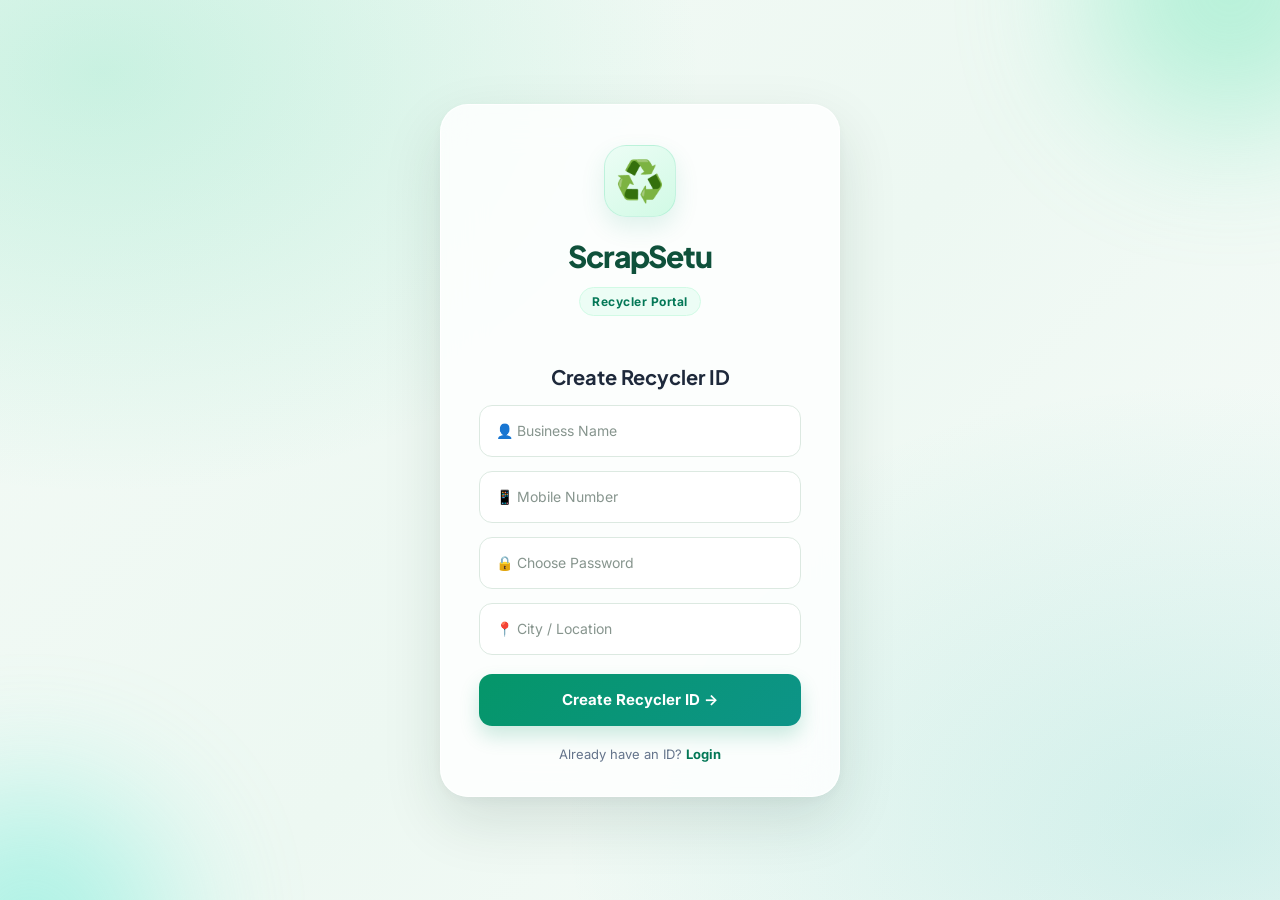
<file: Recycler/signup.html>
<!DOCTYPE html>
<html>

<head>
    <title>ScrapSetu - Recycler Signup</title>

    <meta name="viewport"
          content="width=device-width, initial-scale=1">

    <link rel="stylesheet" href="style.css">
</head>

<body>

    <div id="signup" class="login-page">

        <div class="login-card">

            <div class="logo">♻️</div>

            <h1>ScrapSetu</h1>

            <p class="portal">
                Recycler Portal
            </p>

            <h2>Create Recycler ID</h2>


            <input
                id="signupName"
                type="text"
                placeholder="👤 Business Name"
            >


            <input
                id="signupMobile"
                type="text"
                placeholder="📱 Mobile Number"
            >


            <input
                id="signupPass"
                type="password"
                placeholder="🔒 Choose Password"
            >


            <input
                id="signupCity"
                type="text"
                placeholder="📍 City / Location"
            >


            <button
                class="login-btn"
                onclick="register()">

                Create Recycler ID →

            </button>


            <div class="auth-toggle">

                Already have an ID?

                <a href="index.html">
                    Login
                </a>

            </div>

        </div>

    </div>


    <script>

        const API_BASE_URL = "/api";


        async function register() {

            const nameVal =
                document.getElementById("signupName").value.trim();

            const mobileVal =
                document.getElementById("signupMobile").value.trim();

            const passVal =
                document.getElementById("signupPass").value;

            const cityVal =
                document.getElementById("signupCity").value.trim();


            // Validation

            if (!nameVal ||
                !mobileVal ||
                !passVal ||
                !cityVal) {

                alert("Please fill in all fields.");

                return;
            }


            if (!/^\d{10}$/.test(mobileVal)) {

                alert("Please enter a valid 10-digit mobile number.");

                return;
            }


            if (passVal.length < 6) {

                alert("Password must be at least 6 characters.");

                return;
            }


            try {

                const response = await fetch(
                    `${API_BASE_URL}/auth/register`,
                    {
                        method: "POST",

                        headers: {
                            "Content-Type": "application/json"
                        },

                        body: JSON.stringify({

                            mobile: mobileVal,

                            full_name: nameVal,

                            role: "recycler",

                            business_name: nameVal,

                            address: cityVal,

                            city: cityVal,

                            password: passVal

                        })
                    }
                );


                const data = await response.json();


                console.log(
                    "Registration Response:",
                    data
                );


                if (!response.ok) {

                    let message =
                        data.detail ||
                        data.message ||
                        "Registration failed.";

                    if (Array.isArray(message)) {

                        message = message
                            .map(error => error.msg || error.message)
                            .join("\n");

                    }

                    alert(message);

                    return;
                }


                // Save login information

                if (data.access_token) {

                    localStorage.setItem(
                        "access_token",
                        data.access_token
                    );

                }


                if (data.user) {

                    localStorage.setItem(
                        "user",
                        JSON.stringify(data.user)
                    );

                }


                alert(
                    "Recycler ID created successfully!"
                );


                // Go back to Recycler login

                window.location.href = "index.html";

            }


            catch (error) {

                console.error(
                    "Registration Error:",
                    error
                );

                alert(
                    "Unable to connect to the server."
                );

            }

        }

    </script>

</body>

</html>
</file>
<file: style.css>
/* ==========================================================================
   ScrapSetu - Modern Enterprise Design System & Stylesheet
   ========================================================================== */

@import url('https://fonts.googleapis.com/css2?family=Plus+Jakarta+Sans:wght@400;500;600;700;800&family=Inter:wght@400;500;600;700&display=swap');

/* --------------------------------------------------------------------------
   Design Tokens & Variables
   -------------------------------------------------------------------------- */
:root {
  --font-heading: 'Plus Jakarta Sans', system-ui, -apple-system, sans-serif;
  --font-body: 'Inter', system-ui, -apple-system, sans-serif;

  /* Brand Emerald / Mint Palette */
  --primary-50: #ecfdf5;
  --primary-100: #d1fae5;
  --primary-200: #a7f3d0;
  --primary-300: #6ee7b7;
  --primary-400: #34d399;
  --primary-500: #10b981;
  --primary-600: #059669;
  --primary-700: #047857;
  --primary-800: #065f46;
  --primary-900: #064e3b;
  --primary-950: #022c22;

  /* Secondary Forest / Teal Palette */
  --secondary-50: #f0fdfa;
  --secondary-500: #14b8a6;
  --secondary-600: #0d9488;
  --secondary-700: #0f766e;
  --secondary-900: #134e4a;

  /* Neutral Slates */
  --slate-50: #f8fafc;
  --slate-100: #f1f5f9;
  --slate-200: #e2e8f0;
  --slate-300: #cbd5e1;
  --slate-400: #94a3b8;
  --slate-500: #64748b;
  --slate-600: #475569;
  --slate-700: #334155;
  --slate-800: #1e293b;
  --slate-900: #0f172a;
  --slate-950: #020617;

  /* Accent & Status */
  --accent-gold: #f59e0b;
  --accent-gold-light: #fef3c7;
  --accent-blue: #3b82f6;

  /* Surface & Glassmorphism */
  --bg-main: #f4faf6;
  --surface-card: rgba(255, 255, 255, 0.88);
  --surface-glass: rgba(255, 255, 255, 0.72);
  --border-glass: rgba(255, 255, 255, 0.95);
  --border-subtle: rgba(16, 185, 129, 0.14);
  --border-card: #e5f1ea;

  /* Shadows */
  --shadow-sm: 0 2px 8px rgba(10, 50, 32, 0.04);
  --shadow-md: 0 10px 25px -4px rgba(10, 50, 32, 0.07), 0 4px 10px -2px rgba(10, 50, 32, 0.03);
  --shadow-lg: 0 20px 40px -8px rgba(10, 50, 32, 0.10), 0 8px 18px -4px rgba(10, 50, 32, 0.05);
  --shadow-xl: 0 28px 60px -12px rgba(10, 50, 32, 0.16), 0 12px 24px -6px rgba(10, 50, 32, 0.08);
  --shadow-glow: 0 0 35px rgba(16, 185, 129, 0.28);
  --shadow-portal-collector: 0 18px 45px -8px rgba(5, 150, 105, 0.28);
  --shadow-portal-recycler: 0 18px 45px -8px rgba(13, 148, 136, 0.28);

  /* Radii */
  --radius-sm: 8px;
  --radius-md: 14px;
  --radius-lg: 20px;
  --radius-xl: 28px;
  --radius-full: 9999px;

  /* Transitions */
  --ease-spring: cubic-bezier(0.16, 1, 0.3, 1);
  --duration-fast: 0.2s;
  --duration-normal: 0.35s;
}

/* --------------------------------------------------------------------------
   CSS Reset & Base
   -------------------------------------------------------------------------- */
*, *::before, *::after {
  box-sizing: border-box;
  margin: 0;
  padding: 0;
}

html {
  scroll-behavior: smooth;
  font-size: 16px;
  -webkit-text-size-adjust: 100%;
}

body {
  font-family: var(--font-body);
  background-color: var(--bg-main);
  color: var(--slate-800);
  line-height: 1.6;
  min-height: 100vh;
  position: relative;
  overflow-x: hidden;
  background-image: 
    radial-gradient(at 0% 0%, rgba(52, 211, 153, 0.15) 0px, transparent 45%),
    radial-gradient(at 100% 0%, rgba(20, 184, 166, 0.12) 0px, transparent 40%),
    radial-gradient(at 50% 50%, rgba(16, 185, 129, 0.04) 0px, transparent 60%),
    radial-gradient(at 100% 100%, rgba(5, 150, 105, 0.10) 0px, transparent 50%),
    radial-gradient(at 0% 100%, rgba(13, 148, 136, 0.08) 0px, transparent 40%);
  background-attachment: fixed;
}

/* Ambient Background Blobs */
.bg-ambient-blob {
  position: fixed;
  border-radius: 50%;
  pointer-events: none;
  z-index: -1;
  filter: blur(80px);
  opacity: 0.65;
}

.blob-1 {
  width: 450px;
  height: 450px;
  background: linear-gradient(135deg, rgba(52, 211, 153, 0.25), rgba(16, 185, 129, 0.15));
  top: -120px;
  right: -100px;
  animation: floatSlow 18s ease-in-out infinite alternate;
}

.blob-2 {
  width: 380px;
  height: 380px;
  background: linear-gradient(135deg, rgba(20, 184, 166, 0.2), rgba(6, 95, 70, 0.1));
  bottom: 80px;
  left: -120px;
  animation: floatSlow 22s ease-in-out infinite alternate-reverse;
}

@keyframes floatSlow {
  0% { transform: translate(0, 0) scale(1); }
  50% { transform: translate(30px, -25px) scale(1.05); }
  100% { transform: translate(-20px, 20px) scale(0.95); }
}

/* --------------------------------------------------------------------------
   Container & Layout
   -------------------------------------------------------------------------- */
.container {
  width: min(1200px, calc(100% - 40px));
  margin-left: auto;
  margin-right: auto;
}

.section-spacing {
  padding-top: 40px;
  padding-bottom: 40px;
}

/* --------------------------------------------------------------------------
   Top Navbar
   -------------------------------------------------------------------------- */
.site-header {
  position: sticky;
  top: 14px;
  z-index: 1000;
  width: min(1200px, calc(100% - 32px));
  margin: 14px auto 20px;
}

.navbar {
  display: flex;
  align-items: center;
  justify-content: space-between;
  padding: 10px 18px;
  background: var(--surface-card);
  backdrop-filter: blur(20px);
  -webkit-backdrop-filter: blur(20px);
  border: 1px solid var(--border-glass);
  border-radius: var(--radius-xl);
  box-shadow: var(--shadow-md);
  transition: box-shadow var(--duration-normal) var(--ease-spring), transform var(--duration-fast);
}

.navbar:hover {
  box-shadow: var(--shadow-lg);
}

/* Brand Identity */
.brand-link {
  display: flex;
  align-items: center;
  gap: 12px;
  text-decoration: none;
  color: inherit;
}

.brand-logo-img {
  width: 48px;
  height: 48px;
  border-radius: 14px;
  object-fit: cover;
  box-shadow: 0 4px 14px rgba(5, 150, 105, 0.22);
  transition: transform var(--duration-fast) var(--ease-spring);
}

.brand-link:hover .brand-logo-img {
  transform: rotate(-3deg) scale(1.05);
}

.brand-text {
  display: flex;
  flex-direction: column;
}

.brand-name {
  font-family: var(--font-heading);
  font-size: 1.35rem;
  font-weight: 800;
  letter-spacing: -0.5px;
  color: var(--primary-900);
  display: flex;
  align-items: center;
  gap: 4px;
}

.brand-name span.accent {
  background: linear-gradient(135deg, var(--primary-600), var(--secondary-600));
  -webkit-background-clip: text;
  -webkit-text-fill-color: transparent;
  background-clip: text;
}

.brand-badge {
  font-size: 0.68rem;
  font-weight: 700;
  color: var(--primary-700);
  text-transform: uppercase;
  letter-spacing: 0.6px;
  background: var(--primary-100);
  padding: 2px 7px;
  border-radius: var(--radius-full);
  width: fit-content;
}

/* Navigation Tabs */
.nav-tabs {
  display: flex;
  align-items: center;
  gap: 6px;
  list-style: none;
  background: rgba(236, 253, 245, 0.7);
  padding: 4px 6px;
  border-radius: var(--radius-lg);
  border: 1px solid rgba(16, 185, 129, 0.15);
}

.nav-tabs a {
  display: inline-flex;
  align-items: center;
  gap: 6px;
  padding: 9px 18px;
  font-size: 0.92rem;
  font-weight: 600;
  color: var(--slate-700);
  text-decoration: none;
  border-radius: var(--radius-md);
  transition: all var(--duration-fast) var(--ease-spring);
}

.nav-tabs a:hover {
  color: var(--primary-700);
  background: rgba(255, 255, 255, 0.85);
  transform: translateY(-1px);
}

.nav-tabs a.active {
  color: #ffffff;
  background: linear-gradient(135deg, var(--primary-600), var(--primary-500));
  box-shadow: 0 4px 14px rgba(5, 150, 105, 0.35);
}

/* Nav Actions (Right) */
.nav-actions {
  display: flex;
  align-items: center;
  gap: 10px;
}

/* Mobile Toggle */
.mobile-toggle {
  display: none;
  background: none;
  border: none;
  font-size: 1.5rem;
  color: var(--slate-700);
  cursor: pointer;
  padding: 6px;
  border-radius: var(--radius-sm);
}

/* --------------------------------------------------------------------------
   Master Button System
   -------------------------------------------------------------------------- */
.btn {
  display: inline-flex;
  align-items: center;
  justify-content: center;
  gap: 8px;
  font-family: var(--font-heading);
  font-weight: 700;
  font-size: 0.95rem;
  padding: 11px 22px;
  border-radius: var(--radius-md);
  text-decoration: none;
  border: 1px solid transparent;
  cursor: pointer;
  white-space: nowrap;
  position: relative;
  overflow: hidden;
  transition: all var(--duration-normal) var(--ease-spring);
  box-shadow: var(--shadow-sm);
}

.btn:active {
  transform: scale(0.97) translateY(1px);
}

/* Primary Green Button */
.btn-primary {
  background: linear-gradient(135deg, var(--primary-600) 0%, var(--primary-500) 100%);
  color: #ffffff;
  box-shadow: 0 8px 20px -3px rgba(5, 150, 105, 0.35);
}

.btn-primary:hover {
  background: linear-gradient(135deg, var(--primary-700) 0%, var(--primary-600) 100%);
  box-shadow: 0 12px 28px -3px rgba(5, 150, 105, 0.45);
  transform: translateY(-2px);
  color: #ffffff;
}

/* Secondary Frosted Button */
.btn-secondary {
  background: #ffffff;
  color: var(--slate-800);
  border: 1px solid var(--slate-200);
}

.btn-secondary:hover {
  background: var(--primary-50);
  border-color: var(--primary-300);
  color: var(--primary-800);
  transform: translateY(-2px);
  box-shadow: var(--shadow-md);
}

/* Collector Portal Button */
.btn-portal-collector {
  background: linear-gradient(135deg, #059669 0%, #10b981 100%);
  color: #ffffff;
  padding: 14px 26px;
  font-size: 1.05rem;
  border-radius: var(--radius-md);
  box-shadow: 0 10px 24px -2px rgba(5, 150, 105, 0.4);
}

.btn-portal-collector:hover {
  background: linear-gradient(135deg, #047857 0%, #059669 100%);
  box-shadow: 0 14px 32px -2px rgba(5, 150, 105, 0.55);
  transform: translateY(-3px);
  color: #ffffff;
}

/* Recycler Portal Button */
.btn-portal-recycler {
  background: linear-gradient(135deg, #0f766e 0%, #0d9488 100%);
  color: #ffffff;
  padding: 14px 26px;
  font-size: 1.05rem;
  border-radius: var(--radius-md);
  box-shadow: 0 10px 24px -2px rgba(13, 148, 136, 0.4);
}

.btn-portal-recycler:hover {
  background: linear-gradient(135deg, #115e59 0%, #0f766e 100%);
  box-shadow: 0 14px 32px -2px rgba(13, 148, 136, 0.55);
  transform: translateY(-3px);
  color: #ffffff;
}

/* Button Shimmer Effect */
.btn-shimmer::after {
  content: '';
  position: absolute;
  top: 0;
  left: -120%;
  width: 60%;
  height: 100%;
  background: linear-gradient(90deg, transparent, rgba(255, 255, 255, 0.28), transparent);
  transform: skewX(-22deg);
  transition: left 0.75s ease;
}

.btn-shimmer:hover::after {
  left: 150%;
}

/* Small Button Variant */
.btn-sm {
  padding: 7px 14px;
  font-size: 0.84rem;
  border-radius: var(--radius-sm);
}

/* Outline / Ghost */
.btn-ghost-green {
  background: rgba(16, 185, 129, 0.1);
  color: var(--primary-800);
  border: 1px solid rgba(16, 185, 129, 0.25);
}

.btn-ghost-green:hover {
  background: rgba(16, 185, 129, 0.2);
  color: var(--primary-900);
  transform: translateY(-1px);
}

/* --------------------------------------------------------------------------
   Tab Content Containers
   -------------------------------------------------------------------------- */
.tab-content {
  display: none;
  animation: contentFadeIn 0.45s var(--ease-spring);
}

.tab-content.active {
  display: block;
}

@keyframes contentFadeIn {
  from {
    opacity: 0;
    transform: translateY(16px);
  }
  to {
    opacity: 1;
    transform: translateY(0);
  }
}

/* Glass Section Container Wrapper */
.glass-panel {
  background: var(--surface-card);
  backdrop-filter: blur(20px);
  -webkit-backdrop-filter: blur(20px);
  border: 1px solid var(--border-glass);
  border-radius: var(--radius-xl);
  box-shadow: var(--shadow-xl);
  padding: 48px;
  margin-bottom: 40px;
}

/* --------------------------------------------------------------------------
   HERO SECTION
   -------------------------------------------------------------------------- */
.hero-wrapper {
  text-align: center;
  position: relative;
  padding: 50px 30px 40px;
}

/* Live Status Chip */
.live-network-badge {
  display: inline-flex;
  align-items: center;
  gap: 8px;
  background: rgba(209, 250, 229, 0.85);
  border: 1px solid rgba(16, 185, 129, 0.35);
  padding: 6px 16px;
  border-radius: var(--radius-full);
  font-size: 0.85rem;
  font-weight: 700;
  color: var(--primary-900);
  margin-bottom: 24px;
  box-shadow: 0 4px 12px rgba(16, 185, 129, 0.12);
}

.pulse-dot {
  width: 8px;
  height: 8px;
  background-color: var(--primary-500);
  border-radius: 50%;
  box-shadow: 0 0 0 0 rgba(16, 185, 129, 0.7);
  animation: pulseGreen 1.8s infinite;
}

@keyframes pulseGreen {
  0% {
    box-shadow: 0 0 0 0 rgba(16, 185, 129, 0.7);
  }
  70% {
    box-shadow: 0 0 0 10px rgba(16, 185, 129, 0);
  }
  100% {
    box-shadow: 0 0 0 0 rgba(16, 185, 129, 0);
  }
}

/* Hero Headline */
.hero-title {
  font-family: var(--font-heading);
  font-size: clamp(2.3rem, 5.5vw, 4rem);
  font-weight: 800;
  letter-spacing: -1.5px;
  line-height: 1.15;
  color: var(--slate-900);
  max-width: 950px;
  margin: 0 auto 20px;
}

.hero-title .gradient-text {
  background: linear-gradient(135deg, var(--primary-700) 0%, var(--primary-500) 50%, var(--secondary-600) 100%);
  -webkit-background-clip: text;
  -webkit-text-fill-color: transparent;
  background-clip: text;
  display: inline-block;
}

.hero-subtitle {
  font-size: clamp(1.05rem, 2vw, 1.25rem);
  color: var(--slate-600);
  max-width: 780px;
  margin: 0 auto 36px;
  line-height: 1.7;
}

/* --------------------------------------------------------------------------
   PORTAL SELECTION CARDS (Core feature requested)
   -------------------------------------------------------------------------- */
.portals-grid {
  display: grid;
  grid-template-columns: repeat(2, 1fr);
  gap: 28px;
  max-width: 1040px;
  margin: 30px auto 45px;
  text-align: left;
}

.portal-card {
  position: relative;
  background: #ffffff;
  border-radius: var(--radius-xl);
  padding: 36px;
  border: 2px solid transparent;
  box-shadow: var(--shadow-lg);
  display: flex;
  flex-direction: column;
  justify-content: space-between;
  overflow: hidden;
  transition: all var(--duration-normal) var(--ease-spring);
}

.portal-card::before {
  content: '';
  position: absolute;
  top: 0;
  left: 0;
  right: 0;
  height: 6px;
  border-radius: var(--radius-xl) var(--radius-xl) 0 0;
}

/* Collector Card Styles */
.portal-card-collector {
  border-color: rgba(16, 185, 129, 0.25);
  background: linear-gradient(180deg, #ffffff 0%, #f6fcf8 100%);
}

.portal-card-collector::before {
  background: linear-gradient(90deg, #059669, #34d399);
}

.portal-card-collector:hover {
  transform: translateY(-8px);
  border-color: var(--primary-400);
  box-shadow: var(--shadow-portal-collector);
}

/* Recycler Card Styles */
.portal-card-recycler {
  border-color: rgba(13, 148, 136, 0.25);
  background: linear-gradient(180deg, #ffffff 0%, #f2faf9 100%);
}

.portal-card-recycler::before {
  background: linear-gradient(90deg, #0f766e, #2dd4bf);
}

.portal-card-recycler:hover {
  transform: translateY(-8px);
  border-color: var(--secondary-500);
  box-shadow: var(--shadow-portal-recycler);
}

/* Portal Card Header */
.portal-card-badge {
  display: inline-flex;
  align-items: center;
  gap: 6px;
  font-size: 0.78rem;
  font-weight: 700;
  text-transform: uppercase;
  letter-spacing: 0.5px;
  padding: 4px 12px;
  border-radius: var(--radius-full);
  margin-bottom: 18px;
}

.badge-collector {
  background: var(--primary-100);
  color: var(--primary-800);
}

.badge-recycler {
  background: #ccfbf1;
  color: #115e59;
}

.portal-header-icon {
  width: 64px;
  height: 64px;
  border-radius: var(--radius-lg);
  display: flex;
  align-items: center;
  justify-content: center;
  font-size: 2rem;
  margin-bottom: 20px;
  box-shadow: var(--shadow-md);
  transition: transform var(--duration-fast) var(--ease-spring);
}

.portal-card:hover .portal-header-icon {
  transform: scale(1.08) rotate(3deg);
}

.icon-collector {
  background: linear-gradient(135deg, #d1fae5, #a7f3d0);
  color: var(--primary-800);
}

.icon-recycler {
  background: linear-gradient(135deg, #ccfbf1, #99f6e4);
  color: #0f766e;
}

.portal-card-title {
  font-family: var(--font-heading);
  font-size: 1.7rem;
  font-weight: 800;
  color: var(--slate-900);
  margin-bottom: 10px;
}

.portal-card-desc {
  font-size: 0.96rem;
  color: var(--slate-600);
  line-height: 1.6;
  margin-bottom: 24px;
}

/* Feature checklist */
.portal-checklist {
  list-style: none;
  margin-bottom: 30px;
  display: flex;
  flex-direction: column;
  gap: 10px;
}

.portal-checklist li {
  display: flex;
  align-items: center;
  gap: 10px;
  font-size: 0.92rem;
  font-weight: 500;
  color: var(--slate-700);
}

.check-icon {
  width: 20px;
  height: 20px;
  border-radius: 50%;
  display: flex;
  align-items: center;
  justify-content: center;
  font-size: 0.75rem;
  font-weight: 800;
  flex-shrink: 0;
}

.check-collector {
  background: var(--primary-100);
  color: var(--primary-700);
}

.check-recycler {
  background: #ccfbf1;
  color: #0f766e;
}

/* Card Button Group */
.portal-btn-group {
  display: flex;
  flex-direction: column;
  gap: 10px;
}

.portal-sublink {
  font-size: 0.85rem;
  color: var(--slate-500);
  text-align: center;
  text-decoration: none;
  font-weight: 600;
  transition: color var(--duration-fast);
}

.portal-sublink:hover {
  color: var(--primary-700);
  text-decoration: underline;
}

/* --------------------------------------------------------------------------
   LIVE SCRAP RATES TICKER & ESTIMATOR
   -------------------------------------------------------------------------- */
.rates-strip {
  background: #ffffff;
  border-radius: var(--radius-xl);
  border: 1px solid var(--border-card);
  padding: 24px 30px;
  margin: 30px auto 40px;
  box-shadow: var(--shadow-md);
  max-width: 1040px;
}

.rates-header {
  display: flex;
  align-items: center;
  justify-content: space-between;
  margin-bottom: 18px;
  flex-wrap: wrap;
  gap: 10px;
}

.rates-title {
  font-family: var(--font-heading);
  font-size: 1.15rem;
  font-weight: 800;
  color: var(--slate-900);
  display: flex;
  align-items: center;
  gap: 8px;
}

.rates-tag {
  font-size: 0.78rem;
  font-weight: 600;
  color: var(--primary-700);
  background: var(--primary-50);
  border: 1px solid var(--primary-200);
  padding: 4px 10px;
  border-radius: var(--radius-full);
}

.rates-carousel {
  display: grid;
  grid-template-columns: repeat(auto-fit, minmax(130px, 1fr));
  gap: 12px;
}

.rate-chip {
  background: var(--slate-50);
  border: 1px solid var(--slate-200);
  border-radius: var(--radius-md);
  padding: 12px;
  text-align: center;
  transition: transform var(--duration-fast), border-color var(--duration-fast);
}

.rate-chip:hover {
  transform: translateY(-2px);
  border-color: var(--primary-400);
  background: #ffffff;
}

.rate-chip .material {
  font-size: 0.82rem;
  font-weight: 600;
  color: var(--slate-500);
  margin-bottom: 4px;
}

.rate-chip .price {
  font-family: var(--font-heading);
  font-size: 1.15rem;
  font-weight: 800;
  color: var(--primary-800);
}

.rate-chip .trend {
  font-size: 0.72rem;
  font-weight: 700;
  color: var(--primary-600);
  margin-top: 3px;
}

/* --------------------------------------------------------------------------
   SCRAP VALUE CALCULATOR WIDGET
   -------------------------------------------------------------------------- */
.calculator-card {
  background: linear-gradient(135deg, #f0fdf4 0%, #e6f7ef 100%);
  border: 1px solid var(--primary-200);
  border-radius: var(--radius-xl);
  padding: 28px 32px;
  max-width: 1040px;
  margin: 30px auto;
  box-shadow: var(--shadow-md);
}

.calc-grid {
  display: grid;
  grid-template-columns: 1.5fr 1fr;
  gap: 24px;
  align-items: center;
}

.calc-inputs {
  display: flex;
  gap: 14px;
  flex-wrap: wrap;
}

.calc-field {
  flex: 1;
  min-width: 160px;
}

.calc-field label {
  display: block;
  font-size: 0.85rem;
  font-weight: 700;
  color: var(--slate-700);
  margin-bottom: 6px;
}

.calc-field select,
.calc-field input {
  width: 100%;
  padding: 12px 14px;
  border-radius: var(--radius-md);
  border: 1px solid var(--slate-300);
  background: #ffffff;
  font-family: var(--font-body);
  font-size: 0.95rem;
  color: var(--slate-800);
  outline: none;
  transition: border-color var(--duration-fast), box-shadow var(--duration-fast);
}

.calc-field select:focus,
.calc-field input:focus {
  border-color: var(--primary-500);
  box-shadow: 0 0 0 3px rgba(16, 185, 129, 0.2);
}

.calc-result-box {
  background: #ffffff;
  border-radius: var(--radius-lg);
  padding: 20px;
  text-align: center;
  border: 1px solid var(--primary-200);
  box-shadow: var(--shadow-sm);
}

.calc-result-label {
  font-size: 0.8rem;
  font-weight: 600;
  text-transform: uppercase;
  letter-spacing: 0.5px;
  color: var(--slate-500);
  margin-bottom: 4px;
}

.calc-result-value {
  font-family: var(--font-heading);
  font-size: 2rem;
  font-weight: 800;
  color: var(--primary-700);
}

/* --------------------------------------------------------------------------
   HOW IT WORKS (4 STEPS)
   -------------------------------------------------------------------------- */
.section-header {
  text-align: center;
  margin-bottom: 40px;
}

.section-tag {
  display: inline-block;
  font-size: 0.82rem;
  font-weight: 800;
  text-transform: uppercase;
  letter-spacing: 0.8px;
  color: var(--primary-700);
  background: var(--primary-100);
  padding: 4px 14px;
  border-radius: var(--radius-full);
  margin-bottom: 12px;
}

.section-title {
  font-family: var(--font-heading);
  font-size: clamp(1.8rem, 3.5vw, 2.5rem);
  font-weight: 800;
  letter-spacing: -0.8px;
  color: var(--slate-900);
  margin-bottom: 12px;
}

.section-desc {
  font-size: 1.05rem;
  color: var(--slate-600);
  max-width: 650px;
  margin: 0 auto;
}

.steps-grid {
  display: grid;
  grid-template-columns: repeat(4, 1fr);
  gap: 20px;
  margin: 30px 0;
}

.step-card {
  background: #ffffff;
  border-radius: var(--radius-lg);
  padding: 26px 20px;
  border: 1px solid var(--border-card);
  text-align: center;
  position: relative;
  box-shadow: var(--shadow-sm);
  transition: transform var(--duration-fast), box-shadow var(--duration-fast);
}

.step-card:hover {
  transform: translateY(-6px);
  box-shadow: var(--shadow-md);
  border-color: var(--primary-300);
}

.step-number {
  position: absolute;
  top: -12px;
  left: 50%;
  transform: translateX(-50%);
  width: 28px;
  height: 28px;
  background: linear-gradient(135deg, var(--primary-600), var(--primary-500));
  color: #ffffff;
  font-weight: 800;
  font-size: 0.85rem;
  border-radius: 50%;
  display: flex;
  align-items: center;
  justify-content: center;
  box-shadow: 0 4px 10px rgba(5, 150, 105, 0.3);
}

.step-icon {
  font-size: 2.2rem;
  margin: 10px 0 14px;
}

.step-card h3 {
  font-family: var(--font-heading);
  font-size: 1.1rem;
  font-weight: 700;
  color: var(--slate-900);
  margin-bottom: 8px;
}

.step-card p {
  font-size: 0.88rem;
  color: var(--slate-600);
  line-height: 1.5;
}

/* --------------------------------------------------------------------------
   BENTO FEATURES GRID
   -------------------------------------------------------------------------- */
.bento-grid {
  display: grid;
  grid-template-columns: repeat(3, 1fr);
  gap: 22px;
  margin: 36px 0;
}

.bento-card {
  background: #ffffff;
  border-radius: var(--radius-xl);
  padding: 30px;
  border: 1px solid var(--border-card);
  box-shadow: var(--shadow-sm);
  transition: all var(--duration-normal) var(--ease-spring);
}

.bento-card:hover {
  transform: translateY(-5px);
  box-shadow: var(--shadow-lg);
  border-color: var(--primary-300);
}

.bento-card-large {
  grid-column: span 2;
}

.bento-icon-box {
  width: 52px;
  height: 52px;
  border-radius: var(--radius-md);
  background: var(--primary-50);
  border: 1px solid var(--primary-200);
  display: flex;
  align-items: center;
  justify-content: center;
  font-size: 1.6rem;
  margin-bottom: 18px;
  color: var(--primary-700);
}

.bento-card h3 {
  font-family: var(--font-heading);
  font-size: 1.3rem;
  font-weight: 700;
  color: var(--slate-900);
  margin-bottom: 10px;
}

.bento-card p {
  font-size: 0.95rem;
  color: var(--slate-600);
  line-height: 1.6;
}

/* --------------------------------------------------------------------------
   ABOUT SECTION & STATS
   -------------------------------------------------------------------------- */
.about-hero-grid {
  display: grid;
  grid-template-columns: 1.2fr 0.8fr;
  gap: 36px;
  align-items: center;
  margin-bottom: 40px;
}

.about-text h2 {
  font-family: var(--font-heading);
  font-size: 2.2rem;
  font-weight: 800;
  color: var(--slate-900);
  margin-bottom: 16px;
}

.about-text p {
  color: var(--slate-600);
  font-size: 1.05rem;
  line-height: 1.7;
  margin-bottom: 16px;
}

.stats-grid {
  display: grid;
  grid-template-columns: repeat(2, 1fr);
  gap: 16px;
}

.stat-box {
  background: #ffffff;
  padding: 22px;
  border-radius: var(--radius-lg);
  border: 1px solid var(--border-card);
  box-shadow: var(--shadow-sm);
  text-align: center;
}

.stat-number {
  font-family: var(--font-heading);
  font-size: 2rem;
  font-weight: 800;
  color: var(--primary-600);
  line-height: 1;
  margin-bottom: 6px;
}

.stat-label {
  font-size: 0.85rem;
  font-weight: 600;
  color: var(--slate-600);
}

/* Mission Banner */
.mission-banner {
  background: linear-gradient(135deg, var(--primary-900) 0%, var(--primary-800) 100%);
  color: #ffffff;
  padding: 36px 40px;
  border-radius: var(--radius-xl);
  margin: 36px 0;
  position: relative;
  overflow: hidden;
  box-shadow: var(--shadow-lg);
}

.mission-banner h3 {
  font-family: var(--font-heading);
  font-size: 1.6rem;
  font-weight: 800;
  margin-bottom: 12px;
  color: #ffffff;
}

.mission-banner p {
  font-size: 1.1rem;
  color: var(--primary-100);
  line-height: 1.7;
  max-width: 850px;
}

/* --------------------------------------------------------------------------
   TEAM CARDS
   -------------------------------------------------------------------------- */
.team-grid {
  display: grid;
  grid-template-columns: repeat(3, 1fr);
  gap: 24px;
  margin-top: 36px;
}

.team-card {
  background: #ffffff;
  border-radius: var(--radius-xl);
  padding: 28px 24px;
  border: 1px solid var(--border-card);
  box-shadow: var(--shadow-sm);
  display: flex;
  flex-direction: column;
  align-items: center;
  text-align: center;
  transition: all var(--duration-normal) var(--ease-spring);
}

.team-card:hover {
  transform: translateY(-8px);
  border-color: var(--primary-300);
  box-shadow: var(--shadow-xl);
}

.team-avatar {
  width: 76px;
  height: 76px;
  border-radius: 50%;
  background: linear-gradient(135deg, var(--primary-600), var(--secondary-600));
  color: #ffffff;
  font-family: var(--font-heading);
  font-size: 1.5rem;
  font-weight: 800;
  display: flex;
  align-items: center;
  justify-content: center;
  margin-bottom: 16px;
  box-shadow: 0 8px 20px rgba(5, 150, 105, 0.28);
  border: 3px solid #ffffff;
}

.team-card h3 {
  font-family: var(--font-heading);
  font-size: 1.25rem;
  font-weight: 700;
  color: var(--slate-900);
  margin-bottom: 4px;
}

.team-role {
  display: inline-block;
  font-size: 0.78rem;
  font-weight: 700;
  text-transform: uppercase;
  letter-spacing: 0.5px;
  color: var(--primary-700);
  background: var(--primary-100);
  padding: 3px 10px;
  border-radius: var(--radius-full);
  margin-bottom: 14px;
}

.team-bio {
  font-size: 0.9rem;
  color: var(--slate-600);
  line-height: 1.55;
  margin-bottom: 20px;
  flex-grow: 1;
}

.team-socials {
  display: flex;
  gap: 8px;
  width: 100%;
  justify-content: center;
  flex-wrap: wrap;
}

.team-btn-link {
  display: inline-flex;
  align-items: center;
  gap: 5px;
  padding: 7px 12px;
  border-radius: var(--radius-md);
  font-size: 0.8rem;
  font-weight: 600;
  text-decoration: none;
  background: var(--slate-50);
  border: 1px solid var(--slate-200);
  color: var(--slate-700);
  transition: all var(--duration-fast);
}

.team-btn-link:hover {
  background: var(--primary-50);
  border-color: var(--primary-300);
  color: var(--primary-800);
  transform: translateY(-2px);
}

/* --------------------------------------------------------------------------
   FAQ SECTION (Interactive Accordion)
   -------------------------------------------------------------------------- */
.faq-container {
  max-width: 820px;
  margin: 0 auto;
  display: flex;
  flex-direction: column;
  gap: 16px;
}

.faq-item {
  background: #ffffff;
  border: 1px solid var(--border-card);
  border-radius: var(--radius-lg);
  overflow: hidden;
  box-shadow: var(--shadow-sm);
  transition: all var(--duration-fast);
}

.faq-item:hover {
  border-color: var(--primary-300);
}

.faq-trigger {
  width: 100%;
  padding: 20px 24px;
  display: flex;
  align-items: center;
  justify-content: space-between;
  gap: 16px;
  background: none;
  border: none;
  text-align: left;
  font-family: var(--font-heading);
  font-size: 1.08rem;
  font-weight: 700;
  color: var(--slate-800);
  cursor: pointer;
  transition: color var(--duration-fast);
}

.faq-trigger:hover {
  color: var(--primary-700);
}

.faq-chevron {
  width: 24px;
  height: 24px;
  border-radius: 50%;
  background: var(--primary-50);
  display: flex;
  align-items: center;
  justify-content: center;
  color: var(--primary-700);
  transition: transform var(--duration-normal) var(--ease-spring);
  flex-shrink: 0;
}

.faq-item.open .faq-chevron {
  transform: rotate(180deg);
  background: var(--primary-600);
  color: #ffffff;
}

.faq-answer {
  max-height: 0;
  overflow: hidden;
  transition: max-height 0.35s ease-out, padding 0.35s ease;
  padding: 0 24px;
  color: var(--slate-600);
  font-size: 0.98rem;
  line-height: 1.65;
}

.faq-item.open .faq-answer {
  max-height: 250px;
  padding: 0 24px 22px;
}

/* --------------------------------------------------------------------------
   CONTACT SECTION
   -------------------------------------------------------------------------- */
.contact-grid {
  display: grid;
  grid-template-columns: 1fr 1.3fr;
  gap: 36px;
  align-items: start;
}

.contact-info-cards {
  display: flex;
  flex-direction: column;
  gap: 16px;
}

.contact-info-card {
  background: #ffffff;
  padding: 22px;
  border-radius: var(--radius-lg);
  border: 1px solid var(--border-card);
  display: flex;
  align-items: center;
  gap: 16px;
  box-shadow: var(--shadow-sm);
  transition: transform var(--duration-fast);
}

.contact-info-card:hover {
  transform: translateX(4px);
  border-color: var(--primary-300);
}

.contact-icon-box {
  width: 50px;
  height: 50px;
  border-radius: var(--radius-md);
  background: var(--primary-100);
  color: var(--primary-700);
  display: flex;
  align-items: center;
  justify-content: center;
  font-size: 1.4rem;
  flex-shrink: 0;
}

.contact-details h4 {
  font-family: var(--font-heading);
  font-size: 1rem;
  font-weight: 700;
  color: var(--slate-900);
  margin-bottom: 2px;
}

.contact-details a,
.contact-details p {
  font-size: 0.92rem;
  color: var(--slate-600);
  text-decoration: none;
}

.contact-details a:hover {
  color: var(--primary-600);
  text-decoration: underline;
}

/* Contact Form */
.contact-form-box {
  background: #ffffff;
  padding: 36px;
  border-radius: var(--radius-xl);
  border: 1px solid var(--border-card);
  box-shadow: var(--shadow-md);
}

.contact-form-box h3 {
  font-family: var(--font-heading);
  font-size: 1.4rem;
  font-weight: 800;
  color: var(--slate-900);
  margin-bottom: 8px;
}

.form-group {
  margin-bottom: 18px;
}

.form-group label {
  display: block;
  font-size: 0.85rem;
  font-weight: 700;
  color: var(--slate-700);
  margin-bottom: 6px;
}

.form-control {
  width: 100%;
  padding: 12px 16px;
  border: 1px solid var(--slate-300);
  border-radius: var(--radius-md);
  font-family: var(--font-body);
  font-size: 0.95rem;
  outline: none;
  transition: all var(--duration-fast);
}

.form-control:focus {
  border-color: var(--primary-500);
  box-shadow: 0 0 0 3px rgba(16, 185, 129, 0.2);
}

textarea.form-control {
  resize: vertical;
  min-height: 110px;
}

/* --------------------------------------------------------------------------
   FOOTER
   -------------------------------------------------------------------------- */
.site-footer {
  background: var(--slate-900);
  color: var(--slate-300);
  padding: 60px 0 30px;
  margin-top: 60px;
  border-top: 1px solid rgba(255, 255, 255, 0.08);
}

.footer-grid {
  display: grid;
  grid-template-columns: 2fr 1fr 1fr 1.5fr;
  gap: 36px;
  margin-bottom: 40px;
}

.footer-brand p {
  color: var(--slate-400);
  font-size: 0.92rem;
  margin-top: 12px;
  max-width: 320px;
  line-height: 1.6;
}

.footer-col h4 {
  font-family: var(--font-heading);
  font-size: 1rem;
  font-weight: 700;
  color: #ffffff;
  margin-bottom: 16px;
}

.footer-links {
  list-style: none;
  display: flex;
  flex-direction: column;
  gap: 10px;
}

.footer-links a {
  color: var(--slate-400);
  text-decoration: none;
  font-size: 0.9rem;
  transition: color var(--duration-fast);
}

.footer-links a:hover {
  color: var(--primary-400);
}

.footer-bottom {
  padding-top: 24px;
  border-top: 1px solid rgba(255, 255, 255, 0.08);
  display: flex;
  align-items: center;
  justify-content: space-between;
  flex-wrap: wrap;
  gap: 12px;
  font-size: 0.85rem;
  color: var(--slate-500);
}

/* --------------------------------------------------------------------------
   RESPONSIVE DESIGN
   -------------------------------------------------------------------------- */
@media (max-width: 992px) {
  .portals-grid {
    grid-template-columns: 1fr;
    max-width: 600px;
  }

  .steps-grid {
    grid-template-columns: repeat(2, 1fr);
  }

  .bento-grid {
    grid-template-columns: 1fr;
  }

  .bento-card-large {
    grid-column: span 1;
  }

  .about-hero-grid {
    grid-template-columns: 1fr;
  }

  .team-grid {
    grid-template-columns: repeat(2, 1fr);
  }

  .contact-grid {
    grid-template-columns: 1fr;
  }

  .footer-grid {
    grid-template-columns: 1fr 1fr;
  }

  .calc-grid {
    grid-template-columns: 1fr;
  }
}

/* ---- Tablet / large phone ---- */
@media (max-width: 768px) {
  .site-header {
    width: calc(100% - 20px);
    margin-top: 10px;
  }

  .navbar {
    padding: 8px 14px;
    flex-wrap: nowrap;          /* keep brand + toggle on one line */
    gap: 8px;
  }

  /* Hide desktop nav tabs and login buttons; only show hamburger */
  .nav-tabs {
    display: none;
  }

  .nav-actions .btn-ghost-green,
  .nav-actions .btn-primary {
    display: none;             /* hide login buttons on mobile */
  }

  .mobile-toggle {
    display: flex;
    align-items: center;
    justify-content: center;
  }

  /* Mobile drawer menu */
  .nav-tabs.mobile-open {
    display: flex;
    flex-direction: column;
    position: absolute;
    top: 68px;
    left: 0;
    right: 0;
    background: #ffffff;
    padding: 12px;
    border-radius: var(--radius-lg);
    box-shadow: var(--shadow-xl);
    border: 1px solid var(--border-card);
    z-index: 100;
  }

  .nav-tabs.mobile-open a {
    width: 100%;
    justify-content: center;
  }

  /* Glass panels */
  .glass-panel {
    padding: 22px 16px;
    border-radius: var(--radius-lg);
    margin-bottom: 24px;
  }

  /* Hero */
  .hero-wrapper {
    padding: 28px 12px 20px;
    text-align: center;
  }

  .hero-title {
    font-size: clamp(1.7rem, 7vw, 2.4rem);
    letter-spacing: -0.5px;
    word-break: break-word;
  }

  .hero-subtitle {
    font-size: 0.97rem;
  }

  /* Live badge — allow wrapping on very small screens */
  .live-network-badge {
    font-size: 0.78rem;
    text-align: center;
    white-space: normal;
    max-width: 100%;
    word-break: break-word;
  }

  /* Portals grid */
  .portals-grid {
    gap: 18px;
    max-width: 100%;
    margin: 20px auto 30px;
  }

  .portal-card {
    padding: 24px 18px;
  }

  .portal-card-title {
    font-size: 1.4rem;
  }

  /* Portal badge text wraps gracefully */
  .portal-card-badge {
    white-space: normal;
    word-break: break-word;
    line-height: 1.4;
  }

  /* Rates strip */
  .rates-strip {
    padding: 16px;
    margin: 20px 0 24px;
  }

  .rates-header {
    flex-direction: column;
    align-items: flex-start;
    gap: 8px;
  }

  .rates-title {
    font-size: 1rem;
    flex-wrap: wrap;
  }

  .rates-carousel {
    grid-template-columns: repeat(auto-fit, minmax(110px, 1fr));
    gap: 10px;
  }

  /* Calculator */
  .calculator-card {
    padding: 20px 16px;
    margin: 20px 0;
  }

  .calc-grid {
    grid-template-columns: 1fr;
    gap: 16px;
  }

  .calc-inputs {
    flex-direction: column;
    gap: 12px;
  }

  .calc-field {
    min-width: unset;
    width: 100%;
  }

  /* Steps */
  .steps-grid {
    grid-template-columns: 1fr;
    gap: 24px;
  }

  .step-card {
    padding: 24px 16px;
  }

  /* Bento */
  .bento-card {
    padding: 22px 18px;
  }

  /* About */
  .about-text h2 {
    font-size: 1.7rem;
  }

  .stats-grid {
    grid-template-columns: repeat(2, 1fr);
    gap: 12px;
  }

  .stat-number {
    font-size: 1.5rem;
  }

  /* Mission banner */
  .mission-banner {
    padding: 24px 20px;
  }

  .mission-banner h3 {
    font-size: 1.3rem;
  }

  .mission-banner p {
    font-size: 0.96rem;
  }

  /* Team */
  .team-grid {
    grid-template-columns: 1fr;
  }

  /* FAQ */
  .faq-trigger {
    font-size: 0.97rem;
    padding: 16px 18px;
  }

  .faq-answer {
    padding: 0 18px;
  }

  .faq-item.open .faq-answer {
    padding: 0 18px 18px;
  }

  /* Contact */
  .contact-form-box {
    padding: 22px 16px;
  }

  .contact-info-card {
    padding: 16px;
    gap: 12px;
  }

  /* Footer */
  .footer-grid {
    grid-template-columns: 1fr;
    gap: 24px;
  }

  .site-footer {
    padding: 40px 0 24px;
  }

  .footer-bottom {
    flex-direction: column;
    text-align: center;
    gap: 8px;
  }

  /* Section headers */
  .section-title {
    font-size: clamp(1.5rem, 5.5vw, 2rem);
  }

  .section-desc {
    font-size: 0.95rem;
  }
}

/* ---- Small phone (≤ 480px) ---- */
@media (max-width: 480px) {
  .container {
    width: calc(100% - 24px);
  }

  .glass-panel {
    padding: 18px 14px;
  }

  .hero-title {
    font-size: clamp(1.5rem, 8vw, 1.9rem);
    letter-spacing: -0.3px;
  }

  .hero-subtitle {
    font-size: 0.92rem;
  }

  .live-network-badge span:last-child {
    font-size: 0.74rem;
  }

  .portal-card {
    padding: 20px 14px;
  }

  .portal-header-icon {
    width: 52px;
    height: 52px;
    font-size: 1.6rem;
  }

  .portal-card-title {
    font-size: 1.25rem;
  }

  .portal-card-desc {
    font-size: 0.9rem;
  }

  .btn-portal-collector,
  .btn-portal-recycler {
    padding: 12px 16px;
    font-size: 0.92rem;
  }

  .rates-carousel {
    grid-template-columns: repeat(2, 1fr);
  }

  .rate-chip {
    padding: 10px 8px;
  }

  .rate-chip .price {
    font-size: 1rem;
  }

  .calc-result-value {
    font-size: 1.6rem;
  }

  .brand-name {
    font-size: 1.1rem;
  }

  .brand-badge {
    display: none;  /* too crowded on tiny screens */
  }

  .stats-grid {
    grid-template-columns: 1fr;
  }

  .section-header {
    margin-bottom: 24px;
  }

  .mission-banner {
    padding: 20px 16px;
  }

  .faq-trigger {
    font-size: 0.9rem;
    padding: 14px 16px;
  }

  .contact-form-box {
    padding: 18px 14px;
  }

  .footer-grid {
    gap: 20px;
  }

  /* Prevent table overflow on rates tab */
  .rates-table-wrapper {
    overflow-x: auto;
    -webkit-overflow-scrolling: touch;
  }
}

/* ---- Extra tiny (≤ 360px) ---- */
@media (max-width: 360px) {
  .hero-title {
    font-size: 1.4rem;
  }

  .portal-card-title {
    font-size: 1.15rem;
  }

  .btn-portal-collector,
  .btn-portal-recycler {
    font-size: 0.85rem;
    padding: 11px 12px;
  }

  .rates-carousel {
    grid-template-columns: 1fr 1fr;
    gap: 8px;
  }
}
</file>
<file: Recycler/style.css>
/* ==========================================
   SCRAPSETU RECYCLER PORTAL
   Modern App UI
========================================== */

@import url('https://fonts.googleapis.com/css2?family=Plus+Jakarta+Sans:wght@500;600;700;800&family=Inter:wght@400;500;600;700&display=swap');

/* ---------- RESET ---------- */

* {
    box-sizing: border-box;
    margin: 0;
    padding: 0;
}


/* ---------- BODY ---------- */

body {
    font-family:
        'Inter',
        -apple-system,
        BlinkMacSystemFont,
        "Segoe UI",
        Roboto,
        sans-serif;

    background:
        linear-gradient(
            135deg,
            #f3faf6,
            #eef7f2
        );

    color: #1f2937;

    min-height: 100vh;
}


body.modal-open {
    overflow: hidden;
}


/* ---------- COMMON ---------- */

.hide {
    display: none !important;
}


button,
input,
select {
    font-family: inherit;
}


/* ==========================================
   LOGIN
========================================== */

.login-page {
    min-height: 100vh;

    display: flex;

    justify-content: center;

    align-items: center;

    padding: 20px;

    background:
        radial-gradient(
            circle at top left,
            #d8f5e4,
            transparent 35%
        ),
        linear-gradient(
            135deg,
            #effaf4,
            #f8fbf9
        );
}


.login-card {
    width: 100%;

    max-width: 400px;

    background: rgba(255,255,255,0.96);

    padding: 42px 35px;

    border-radius: 28px;

    text-align: center;

    box-shadow:
        0 25px 70px
        rgba(25,135,84,0.15);

    border: 1px solid #e5f0e9;
}


.logo {
    width: 78px;
    height: 78px;

    margin: 0 auto 18px;

    display: flex;

    justify-content: center;
    align-items: center;

    border-radius: 24px;

    background:
        linear-gradient(
            135deg,
            #dff7e8,
            #edf9f1
        );

    font-size: 40px;
}


.login-card h1 {
    color: #198754;

    font-size: 32px;

    margin-bottom: 4px;
}


.portal {
    color: #7a8790;

    margin-bottom: 28px;
}


.login-card input {
    width: 100%;

    padding: 15px;

    margin-bottom: 13px;

    border: 1px solid #dce7e0;

    border-radius: 13px;

    outline: none;

    font-size: 15px;

    background: #fbfdfc;
}


.login-card input:focus {
    border-color: #198754;

    box-shadow:
        0 0 0 4px
        rgba(25,135,84,0.08);
}


.login-btn {
    width: 100%;

    padding: 15px;

    margin-top: 5px;

    border: none;

    border-radius: 13px;

    background:
        linear-gradient(
            135deg,
            #198754,
            #27a965
        );

    color: white;

    font-size: 16px;

    font-weight: bold;

    cursor: pointer;

    box-shadow:
        0 8px 20px
        rgba(25,135,84,0.20);
}


.login-note {
    margin-top: 18px;

    color: #9aa5a0;

    font-size: 12px;
}


/* ==========================================
   HEADER
========================================== */

header {
    height: 72px;

    padding: 0 7%;

    display: flex;

    align-items: center;

    justify-content: space-between;

    background: rgba(255,255,255,0.96);

    border-bottom: 1px solid #e5eee8;

    box-shadow:
        0 4px 20px
        rgba(0,0,0,0.04);

    position: sticky;

    top: 0;

    z-index: 50;
}


.brand {
    display: flex;

    align-items: center;

    gap: 11px;

    color: #198754;

    font-size: 20px;
}


.brand small {
    display: block;

    color: #89948e;

    font-size: 10px;

    font-weight: normal;
}


.brand-icon {
    width: 42px;
    height: 42px;

    display: flex;

    align-items: center;
    justify-content: center;

    border-radius: 13px;

    background: #e4f6eb;

    font-size: 22px;
}


.logout-btn {
    padding: 9px 17px;

    border: none;

    border-radius: 10px;

    background: #fff0f0;

    color: #d64545;

    font-weight: bold;

    cursor: pointer;
}


/* ==========================================
   MAIN
========================================== */

main {
    max-width: 1100px;

    margin: 35px auto;

    padding: 0 22px;
}


/* ==========================================
   WELCOME
========================================== */

.welcome {
    min-height: 190px;

    padding: 35px;

    display: flex;

    justify-content: space-between;

    align-items: center;

    border-radius: 25px;

    background:
        linear-gradient(
            135deg,
            #137b4c,
            #25a563
        );

    color: white;

    position: relative;

    overflow: hidden;

    box-shadow:
        0 18px 40px
        rgba(25,135,84,0.20);

    margin-bottom: 25px;
}


.small-title {
    font-size: 11px;

    letter-spacing: 1.5px;

    opacity: 0.75;

    margin-bottom: 7px;
}


.welcome h2 {
    font-size: 30px;

    margin-bottom: 5px;
}


.welcome p:last-child {
    opacity: 0.85;

    font-size: 14px;
}


.welcome-icon {
    width: 88px;
    height: 88px;

    display: flex;

    align-items: center;
    justify-content: center;

    border-radius: 25px;

    background:
        rgba(255,255,255,0.13);

    font-size: 45px;
}


/* ==========================================
   GRID
========================================== */

.grid {
    display: grid;

    grid-template-columns:
        repeat(2, 1fr);

    gap: 18px;
}


.card {
    min-height: 170px;

    padding: 25px;

    background: white;

    border: 1px solid #e5eee8;

    border-radius: 20px;

    position: relative;

    cursor: pointer;

    transition: 0.25s;

    box-shadow:
        0 5px 20px
        rgba(0,0,0,0.045);
}


.card:hover {
    transform: translateY(-6px);

    box-shadow:
        0 15px 35px
        rgba(0,0,0,0.09);
}


.add-card {
    grid-column: span 2;

    min-height: 145px;

    display: flex;

    align-items: center;

    gap: 20px;

    background:
        linear-gradient(
            135deg,
            #ffffff,
            #effaf4
        );
}


.card-icon {
    width: 58px;
    height: 58px;

    flex-shrink: 0;

    display: flex;

    align-items: center;
    justify-content: center;

    border-radius: 17px;

    font-size: 28px;
}


.card-icon.green {
    background: #e1f6e9;
}


.card-icon.yellow {
    background: #fff4d6;
}


.card-icon.orange {
    background: #fff0dc;
}


.card-icon.blue {
    background: #e7f0ff;
}


.card-icon.purple {
    background: #f0e9ff;
}


.card h3 {
    margin-top: 16px;

    margin-bottom: 6px;

    font-size: 19px;
}


.add-card h3 {
    margin-top: 0;
}


.card p {
    color: #7b8580;

    font-size: 13px;
}


.arrow {
    position: absolute;

    right: 24px;

    top: 50%;

    transform: translateY(-50%);

    color: #198754;

    font-size: 25px;
}


/* ==========================================
   MODAL
========================================== */

.modal {
    position: fixed;

    inset: 0;

    z-index: 100;

    display: flex;

    justify-content: center;

    align-items: center;

    padding: 20px;

    background:
        rgba(15,35,25,0.55);

    backdrop-filter: blur(7px);

    opacity: 0;

    visibility: hidden;

    transition: 0.25s;
}


.modal.show {
    opacity: 1;

    visibility: visible;
}


.modal-box {
    width: 100%;

    max-width: 500px;

    max-height: 90vh;

    overflow-y: auto;

    padding: 30px;

    background: white;

    border-radius: 25px;

    position: relative;

    box-shadow:
        0 30px 80px
        rgba(0,0,0,0.20);

    transform:
        translateY(20px)
        scale(0.96);

    transition: 0.25s;
}


.modal.show .modal-box {
    transform:
        translateY(0)
        scale(1);
}


.large-modal {
    max-width: 580px;
}


.small-modal {
    max-width: 420px;
}


/* ==========================================
   CLOSE
========================================== */

.close {
    width: 36px;
    height: 36px;

    position: absolute;

    top: 17px;
    right: 17px;

    border: none;

    border-radius: 50%;

    background: #f3f5f4;

    color: #66716b;

    font-size: 24px;

    cursor: pointer;
}


.close:hover {
    background: #ffe8e8;

    color: #d64545;
}


/* ==========================================
   MODAL HEADING
========================================== */

.modal-heading {
    display: flex;

    align-items: center;

    gap: 14px;

    margin-bottom: 25px;

    padding-right: 35px;
}


.modal-heading h2 {
    font-size: 23px;

    margin-bottom: 2px;
}


.modal-heading p {
    color: #8a948f;

    font-size: 13px;
}


.modal-icon {
    width: 52px;
    height: 52px;

    flex-shrink: 0;

    display: flex;

    align-items: center;
    justify-content: center;

    border-radius: 15px;

    font-size: 25px;
}


.modal-icon.green {
    background: #e1f6e9;
}


.modal-icon.yellow {
    background: #fff4d6;
}


.modal-icon.orange {
    background: #fff0dc;
}


.modal-icon.blue {
    background: #e7f0ff;
}


.modal-icon.purple {
    background: #f0e9ff;
}


/* ==========================================
   LOT
========================================== */

.lot {
    padding: 18px;

    margin-bottom: 13px;

    border-radius: 16px;

    background: #f8fbf9;

    border: 1px solid #e5eee8;
}


.lot-top {
    display: flex;

    align-items: center;

    justify-content: space-between;

    margin-bottom: 15px;
}


.lot-top > div {
    display: flex;

    align-items: center;

    gap: 12px;
}


.lot-icon {
    width: 48px;
    height: 48px;

    display: flex;

    align-items: center;
    justify-content: center;

    border-radius: 13px;

    background: #e7f5ec;

    font-size: 24px;
}


.lot h3 {
    font-size: 17px;
}


.lot p {
    color: #8a948f;

    font-size: 12px;

    margin-top: 2px;
}


.lot-top strong {
    color: #198754;

    font-size: 18px;
}


.lot-actions {
    display: flex;

    gap: 8px;
}


.accept-btn,
.reject-btn {
    flex: 1;

    padding: 10px;

    border: none;

    border-radius: 10px;

    font-weight: bold;

    cursor: pointer;
}


.accept-btn {
    background: #198754;

    color: white;
}


.reject-btn {
    background: #ffe8e8;

    color: #d64545;
}


/* ==========================================
   MATERIALS
========================================== */

.material-grid {
    display: grid;

    grid-template-columns:
        repeat(2, 1fr);

    gap: 10px;
}


.material-grid div {
    padding: 13px;

    border-radius: 11px;

    background: #f7faf8;

    color: #198754;

    font-weight: bold;

    border: 1px solid #e5eee8;
}


/* ==========================================
   RATES
========================================== */

.prices {
    display: flex;

    flex-direction: column;

    gap: 9px;
}


.price-row {
    display: flex;

    justify-content: space-between;

    align-items: center;

    padding: 14px 16px;

    border-radius: 12px;

    background: #f8fbf9;

    border: 1px solid #e9f0eb;
}


.price-row b {
    color: #198754;

    background: #e5f6eb;

    padding: 5px 9px;

    border-radius: 8px;

    font-size: 13px;
}


/* ==========================================
   PICKUP
========================================== */

.pickup-box {
    padding: 18px;

    border-radius: 16px;

    background: #f8fbf9;

    border: 1px solid #e5eee8;
}


.pickup-empty {
    text-align: center;

    padding: 20px;

    color: #8a948f;
}


.pickup-empty h3 {
    color: #53615a;

    margin: 8px 0 3px;
}


.pickup-active {
    display: flex;

    align-items: center;

    gap: 14px;

    margin-bottom: 20px;
}


.pickup-symbol {
    width: 55px;
    height: 55px;

    display: flex;

    align-items: center;
    justify-content: center;

    border-radius: 15px;

    background: #fff0dc;

    font-size: 28px;
}


.pickup-active span {
    color: #198754;

    font-size: 11px;

    font-weight: bold;
}


.pickup-active h3 {
    margin: 2px 0;
}


.pickup-active p {
    color: #7d8882;

    font-size: 13px;
}


.pickup-line {
    display: flex;

    align-items: center;

    gap: 12px;

    padding: 9px 0;

    font-size: 13px;
}


.pickup-line span:first-child {
    width: 28px;
    height: 28px;

    display: flex;

    align-items: center;
    justify-content: center;

    border-radius: 50%;

    font-size: 12px;

    font-weight: bold;
}


.done {
    background: #dff5e7;

    color: #198754;
}


.current {
    background: #198754;

    color: white;
}


.waiting {
    background: #eeeeee;

    color: #888888;
}


.handover-btn {
    width: 100%;

    padding: 13px;

    margin-top: 15px;

    border: none;

    border-radius: 11px;

    background: #198754;

    color: white;

    font-weight: bold;

    cursor: pointer;
}


/* ==========================================
   TRANSACTION HISTORY
========================================== */

.transaction {
    padding: 17px;

    margin-bottom: 12px;

    border-radius: 15px;

    background: #f8fbf9;

    border: 1px solid #e5eee8;
}


.transaction-top {
    display: flex;

    justify-content: space-between;

    align-items: flex-start;

    gap: 10px;

    margin-bottom: 14px;
}


.transaction-number {
    color: #9aa49f;

    font-size: 11px;
}


.transaction h3 {
    font-size: 17px;

    margin-top: 2px;
}


.transaction-status {
    padding: 5px 10px;

    border-radius: 20px;

    font-size: 11px;

    font-weight: bold;
}


.transaction-status.accepted {
    background: #fff4d3;

    color: #886700;
}


.transaction-status.completed {
    background: #dff5e7;

    color: #198754;
}


.transaction-details {
    display: grid;

    grid-template-columns: 1fr 1fr;

    gap: 10px;
}


.transaction-details div {
    padding: 11px;

    background: white;

    border-radius: 10px;
}


.transaction-details small {
    display: block;

    color: #8b9690;

    font-size: 10px;

    margin-bottom: 3px;
}


.transaction-details b {
    font-size: 13px;
}


.transaction-price {
    color: #198754;
}


/* ==========================================
   EMPTY
========================================== */

.empty {
    text-align: center;

    padding: 35px 15px;

    color: #89948e;
}


.empty-icon {
    font-size: 35px;

    margin-bottom: 8px;
}


.empty h3 {
    color: #53615a;

    margin-bottom: 4px;
}


.empty p {
    font-size: 13px;
}


/* ==========================================
   PROFILE
========================================== */

.profile-card {
    display: flex;

    align-items: center;

    gap: 17px;

    padding: 20px;

    border-radius: 16px;

    background: #f8fbf9;

    border: 1px solid #e5eee8;
}


.profile-avatar {
    width: 65px;
    height: 65px;

    display: flex;

    align-items: center;
    justify-content: center;

    border-radius: 50%;

    background: #eee7ff;

    font-size: 29px;
}


.profile-info h3 {
    margin-bottom: 5px;
}


.profile-info p {
    color: #66716b;

    font-size: 13px;

    margin: 3px 0;
}


.active {
    color: #198754;

    font-weight: bold;
}


/* ==========================================
   HANDOVER
========================================== */

.handover-content {
    text-align: center;

    padding: 15px 5px;
}


.handover-icon {
    width: 75px;
    height: 75px;

    display: flex;

    align-items: center;
    justify-content: center;

    margin: 0 auto 15px;

    border-radius: 22px;

    background: #e7f5ec;

    font-size: 38px;
}


.handover-content h2 {
    margin-bottom: 8px;
}


.handover-content p {
    color: #7b8580;

    font-size: 13px;

    margin-bottom: 20px;
}


.submit-btn {
    width: 100%;

    padding: 14px;

    border: none;

    border-radius: 12px;

    background:
        linear-gradient(
            135deg,
            #198754,
            #25a563
        );

    color: white;

    font-size: 15px;

    font-weight: bold;

    cursor: pointer;
}


/* ==========================================
   MOBILE
========================================== */

/* ---- Tablet / large phone (≤ 700px) ---- */
@media (max-width: 700px) {

    /* Header */
    header {
        padding: 0 16px;
        height: 60px;
    }

    .brand {
        font-size: 17px;
        gap: 8px;
    }

    .brand-icon {
        width: 36px;
        height: 36px;
        font-size: 19px;
    }

    /* Main */
    main {
        margin: 18px auto;
        padding: 0 14px;
    }

    /* Welcome banner */
    .welcome {
        min-height: auto;
        padding: 22px 20px;
        flex-direction: column;
        align-items: flex-start;
        gap: 16px;
    }

    .welcome h2 {
        font-size: 22px;
    }

    .welcome-icon {
        width: 60px;
        height: 60px;
        font-size: 30px;
    }

    /* Dashboard grid */
    .grid {
        grid-template-columns: 1fr;
    }

    .add-card {
        grid-column: span 1;
    }

    .card {
        min-height: 140px;
        padding: 20px;
    }

    /* Login card */
    .login-card {
        padding: 32px 22px;
        border-radius: 20px;
    }

    .login-card h1 {
        font-size: 26px;
    }

    /* Modal */
    .modal {
        padding: 14px;
        align-items: flex-end;
    }

    .modal-box {
        padding: 24px 18px;
        border-radius: 20px 20px 0 0;
        max-height: 92vh;
        width: 100%;
        max-width: 100%;
    }

    .modal-heading h2 {
        font-size: 19px;
    }
}


/* ---- Small phone (≤ 480px) ---- */
@media (max-width: 480px) {

    header {
        padding: 0 14px;
        height: 56px;
    }

    .brand {
        font-size: 15px;
        gap: 7px;
    }

    .brand small {
        display: none;
    }

    .brand-icon {
        width: 32px;
        height: 32px;
        font-size: 17px;
    }

    .logout-btn {
        padding: 7px 10px;
        font-size: 12px;
    }

    main {
        padding: 0 12px;
        margin: 14px auto;
    }

    /* Welcome */
    .welcome {
        padding: 18px 16px;
        border-radius: 18px;
    }

    .welcome h2 {
        font-size: 20px;
    }

    .welcome p:last-child {
        font-size: 13px;
    }

    .welcome-icon {
        display: none;
    }

    /* Cards */
    .card {
        min-height: 130px;
        padding: 18px 16px;
    }

    .card h3 {
        font-size: 17px;
    }

    .add-card {
        display: block;
    }

    .add-card .arrow {
        top: 32px;
        transform: none;
    }

    /* Login */
    .login-page {
        padding: 16px;
    }

    .login-card {
        padding: 28px 18px;
        border-radius: 18px;
    }

    .login-card h1 {
        font-size: 23px;
    }

    .logo {
        width: 64px;
        height: 64px;
        font-size: 32px;
    }

    .login-btn {
        font-size: 15px;
        padding: 13px;
    }

    /* Grids inside modals */
    .material-grid {
        grid-template-columns: 1fr;
    }

    .transaction-details {
        grid-template-columns: 1fr;
    }

    /* Modal */
    .modal {
        padding: 10px;
    }

    .modal-box {
        padding: 20px 14px;
        max-height: 95vh;
        border-radius: 18px 18px 0 0;
    }

    .modal-heading {
        gap: 10px;
        margin-bottom: 18px;
    }

    .modal-heading h2 {
        font-size: 17px;
    }

    .modal-icon {
        width: 44px;
        height: 44px;
        font-size: 21px;
    }
}


/* ---- Extra tiny (≤ 360px) ---- */
@media (max-width: 360px) {

    .login-card h1 {
        font-size: 20px;
    }

    .welcome h2 {
        font-size: 18px;
    }

    .card h3 {
        font-size: 15px;
    }

    .brand-icon {
        width: 28px;
        height: 28px;
        font-size: 15px;
    }
}
/* ---------- AUTH SCREENS: MATCH THE MAIN SCRAPSETU PORTAL ---------- */
.login-page {
    position: relative;
    isolation: isolate;
    overflow: hidden;
    min-height: 100vh;
    padding: 32px 20px;
    background:
        radial-gradient(ellipse at 8% 8%, rgba(52, 211, 153, .22), transparent 36%),
        radial-gradient(ellipse at 95% 92%, rgba(20, 184, 166, .17), transparent 38%),
        linear-gradient(135deg, #f4faf6 0%, #edf8f2 52%, #f8fbf9 100%);
}

.login-page::before,
.login-page::after {
    content: "";
    position: absolute;
    z-index: -1;
    width: 280px;
    height: 280px;
    border-radius: 50%;
    filter: blur(70px);
    opacity: .45;
    pointer-events: none;
}

.login-page::before { top: -150px; right: -90px; background: #6ee7b7; }
.login-page::after { bottom: -170px; left: -110px; background: #5eead4; }

.login-card {
    position: relative;
    width: min(100%, 440px);
    padding: 40px 38px 34px;
    overflow: hidden;
    border: 1px solid rgba(255, 255, 255, .9);
    border-radius: 28px;
    background: rgba(255, 255, 255, .82);
    box-shadow: 0 24px 60px rgba(10, 50, 32, .12), 0 4px 14px rgba(10, 50, 32, .04);
    backdrop-filter: blur(20px);
    -webkit-backdrop-filter: blur(20px);
}

.logo {
    width: 72px;
    height: 72px;
    margin-bottom: 20px;
    border: 1px solid rgba(16, 185, 129, .14);
    border-radius: 22px;
    background: linear-gradient(145deg, #ecfdf5, #d1fae5);
    color: #047857;
    box-shadow: 0 10px 24px rgba(5, 150, 105, .12);
}

.login-card h1 {
    color: #0f513b;
    font-family: 'Plus Jakarta Sans', 'Inter', sans-serif;
    font-size: 30px;
    font-weight: 800;
    letter-spacing: -.04em;
}

.login-card h2 {
    margin: 22px 0 16px;
    color: #1e293b;
    font-family: 'Plus Jakarta Sans', 'Inter', sans-serif;
    font-size: 20px;
    font-weight: 700;
}

.portal {
    display: inline-flex;
    align-items: center;
    margin: 8px 0 26px;
    padding: 6px 12px;
    border: 1px solid #d1fae5;
    border-radius: 999px;
    background: #ecfdf5;
    color: #047857;
    font-size: 12px;
    font-weight: 700;
    letter-spacing: .04em;
}

.login-card input {
    min-height: 52px;
    margin-bottom: 14px;
    padding: 0 16px;
    border: 1px solid #dce9e1;
    border-radius: 13px;
    background: rgba(255, 255, 255, .9);
    color: #1e293b;
    font-size: 14px;
    transition: border-color .2s ease, box-shadow .2s ease, background .2s ease;
}

.login-card input::placeholder { color: #87958e; }
.login-card input:focus {
    border-color: #10b981;
    outline: none;
    background: #fff;
    box-shadow: 0 0 0 4px rgba(16, 185, 129, .12);
}

.login-btn {
    min-height: 52px;
    border: 0;
    border-radius: 13px;
    background: linear-gradient(135deg, #059669, #0d9488);
    box-shadow: 0 10px 20px rgba(5, 150, 105, .2);
    font-size: 15px;
    font-weight: 700;
    transition: transform .2s ease, box-shadow .2s ease, filter .2s ease;
}

.login-btn:hover { transform: translateY(-2px); box-shadow: 0 14px 26px rgba(5, 150, 105, .26); filter: saturate(1.08); }
.auth-toggle { margin-top: 20px; color: #64748b; font-size: 13px; }
.auth-toggle a { color: #047857; font-weight: 700; text-decoration: none; }
.auth-toggle a:hover { color: #059669; text-decoration: underline; }
.login-note { margin-top: 18px; color: #64748b; font-size: 12px; }

@media (max-width: 480px) {
    .login-page { padding: 20px 14px; }
    .login-card { padding: 32px 22px 28px; border-radius: 24px; }
}
</file>
